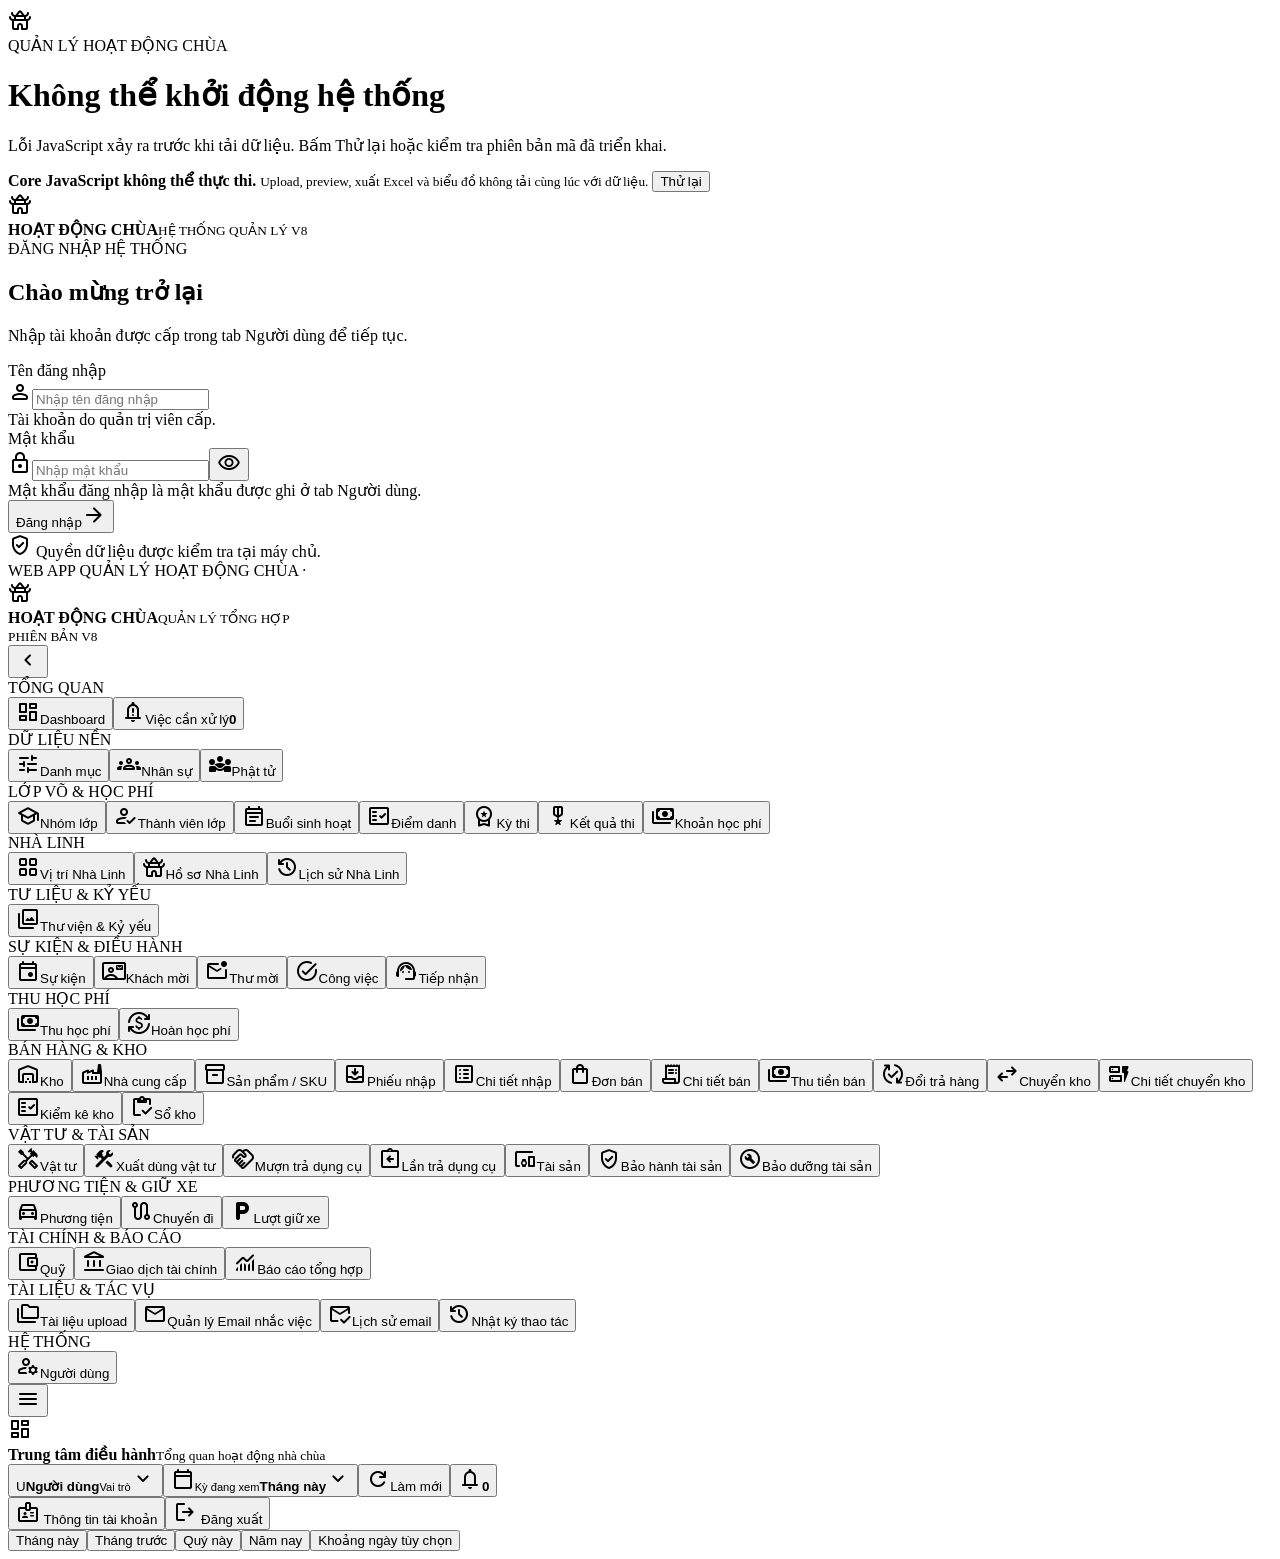
<file: Index.html>
<!DOCTYPE html>
<html lang="vi">
<head>
  <base target="_top">
  <meta charset="UTF-8">
  <meta name="viewport" content="width=device-width, initial-scale=1.0, maximum-scale=1">
  <meta name="theme-color" content="#6f1718">
  <meta name="color-scheme" content="light">
  <meta name="app-build" content="<?= appVersion ?>">
  <link rel="icon" type="image/png" href="https://taitemp.shop/wp-content/uploads/2026/10/Bieu-tuong-chua-vang-va-hoa-sen.png">
  <link rel="shortcut icon" type="image/png" href="https://taitemp.shop/wp-content/uploads/2026/10/Bieu-tuong-chua-vang-va-hoa-sen.png">
  <link rel="apple-touch-icon" href="https://taitemp.shop/wp-content/uploads/2026/10/Bieu-tuong-chua-vang-va-hoa-sen.png">
  <link rel="preconnect" href="https://fonts.googleapis.com">
  <link rel="preconnect" href="https://fonts.gstatic.com" crossorigin>
  <link href="https://fonts.googleapis.com/css2?family=Roboto:wght@400;500;600;700;800&family=Material+Symbols+Rounded:opsz,wght,FILL,GRAD@20..48,400,0,0" rel="stylesheet">
  <?!= include('Stylesheet'); ?>
</head>
<body>
  <div id="loading-screen" class="loading-screen" aria-live="polite">
    <div class="loading-center">
      <div class="loading-logo"><span class="material-symbols-rounded">temple_buddhist</span></div>
      <div class="loading-eyebrow">QUẢN LÝ HOẠT ĐỘNG CHÙA</div>
      <h1 id="loading-heading">Đang chuẩn bị dữ liệu</h1>
      <p id="loading-description">Đang tải dữ liệu nghiệp vụ từ Google Sheet...</p>
      <div class="loading-progress"><span></span></div>
      <strong id="loading-status">Đang khởi tạo</strong>
      <small>Upload, preview, xuất Excel và biểu đồ không tải cùng lúc với dữ liệu.</small>
      <button id="loading-retry" class="loading-retry hidden" type="button" data-action="retry-startup">Thử lại</button>
    </div>
  </div>
  <section id="login-view" class="login-view hidden" aria-label="Đăng nhập Web App">
    <form id="login-form" class="login-card" autocomplete="on">
      <div class="login-brand"><div class="login-brand-mark"><span class="material-symbols-rounded">temple_buddhist</span></div>
        <div><strong>HOẠT ĐỘNG CHÙA</strong><small>HỆ THỐNG QUẢN LÝ V8</small></div></div>
      <div class="login-eyebrow">ĐĂNG NHẬP HỆ THỐNG</div>
      <h1>Chào mừng trở lại</h1><p>Nhập tài khoản được cấp trong tab Người dùng để tiếp tục.</p>
      <label class="field-label" for="login-username">Tên đăng nhập</label>
      <div class="input-with-icon"><span class="material-symbols-rounded">person</span><input id="login-username" name="username" required autocomplete="username" placeholder="Nhập tên đăng nhập"></div>
      <div class="field-hint">Tài khoản do quản trị viên cấp.</div>
      <label class="field-label" for="login-password">Mật khẩu</label>
      <div class="input-with-icon"><span class="material-symbols-rounded">lock</span><input id="login-password" name="password" type="password" required autocomplete="current-password" placeholder="Nhập mật khẩu"><button id="toggle-password" type="button" class="input-icon-btn" aria-label="Hiện hoặc ẩn mật khẩu"><span class="material-symbols-rounded">visibility</span></button></div>
      <div class="field-hint">Mật khẩu đăng nhập là mật khẩu được ghi ở tab Người dùng.</div>
      <div id="login-error" class="login-error hidden" role="alert"></div>
      <button id="login-submit" class="primary-login-btn" type="submit"><span>Đăng nhập</span><span class="material-symbols-rounded">arrow_forward</span></button>
      <div class="login-secure-note"><span class="material-symbols-rounded">verified_user</span> Quyền dữ liệu được kiểm tra tại máy chủ.</div>
      <div class="login-support">WEB APP QUẢN LÝ HOẠT ĐỘNG CHÙA · <?= appVersion ?></div>
    </form>
  </section>
  <div id="app-container" class="app-container hidden">
    <aside id="sidebar" class="sidebar">
      <div class="brand"><div class="brand-mark"><span class="material-symbols-rounded">temple_buddhist</span></div><div class="brand-copy"><strong>HOẠT ĐỘNG CHÙA</strong><small>QUẢN LÝ TỔNG HỢP<br>PHIÊN BẢN V8</small></div></div>
      <button id="collapse-sidebar" class="sidebar-collapse" type="button" title="Thu gọn menu"><span class="material-symbols-rounded">chevron_left</span></button>
      <nav class="sidebar-nav" aria-label="Menu chính">
        <div class="nav-group"><div class="nav-group-title">TỔNG QUAN</div><button class="nav-item active" data-page="dashboard"><span class="material-symbols-rounded">dashboard</span><span>Dashboard</span></button><button class="nav-item" data-page="action-center"><span class="material-symbols-rounded">notification_important</span><span>Việc cần xử lý</span><b id="nav-action-count" class="nav-count">0</b></button></div>
        <div class="nav-group"><div class="nav-group-title">DỮ LIỆU NỀN</div><button class="nav-item" data-page="categories"><span class="material-symbols-rounded">tune</span><span>Danh mục</span></button><button class="nav-item" data-page="employees"><span class="material-symbols-rounded">groups</span><span>Nhân sự</span></button><button class="nav-item" data-page="people"><span class="material-symbols-rounded">diversity_3</span><span>Phật tử</span></button></div>
        <div class="nav-group"><div class="nav-group-title">LỚP VÕ & HỌC PHÍ</div><button class="nav-item" data-page="classes"><span class="material-symbols-rounded">school</span><span>Nhóm lớp</span></button><button class="nav-item" data-page="memberships"><span class="material-symbols-rounded">how_to_reg</span><span>Thành viên lớp</span></button><button class="nav-item" data-page="sessions"><span class="material-symbols-rounded">event_note</span><span>Buổi sinh hoạt</span></button><button class="nav-item" data-page="attendance"><span class="material-symbols-rounded">fact_check</span><span>Điểm danh</span></button><button class="nav-item" data-page="exams"><span class="material-symbols-rounded">workspace_premium</span><span>Kỳ thi</span></button><button class="nav-item" data-page="results"><span class="material-symbols-rounded">military_tech</span><span>Kết quả thi</span></button><button class="nav-item" data-page="fees"><span class="material-symbols-rounded">payments</span><span>Khoản học phí</span></button></div>
        <div class="nav-group"><div class="nav-group-title">NHÀ LINH</div><button class="nav-item" data-page="slots"><span class="material-symbols-rounded">grid_view</span><span>Vị trí Nhà Linh</span></button><button class="nav-item" data-page="memorials"><span class="material-symbols-rounded">temple_buddhist</span><span>Hồ sơ Nhà Linh</span></button><button class="nav-item" data-page="memorialHistory"><span class="material-symbols-rounded">history</span><span>Lịch sử Nhà Linh</span></button></div>
        <div class="nav-group"><div class="nav-group-title">TƯ LIỆU & KỶ YẾU</div><button class="nav-item" data-page="gallery"><span class="material-symbols-rounded">collections</span><span>Thư viện & Kỷ yếu</span></button></div>
        <div class="nav-group"><div class="nav-group-title">SỰ KIỆN & ĐIỀU HÀNH</div><button class="nav-item" data-page="events"><span class="material-symbols-rounded">event</span><span>Sự kiện</span></button><button class="nav-item" data-page="guests"><span class="material-symbols-rounded">contact_mail</span><span>Khách mời</span></button><button class="nav-item" data-page="invitations"><span class="material-symbols-rounded">mark_email_unread</span><span>Thư mời</span></button><button class="nav-item" data-page="tasks"><span class="material-symbols-rounded">task_alt</span><span>Công việc</span></button><button class="nav-item" data-page="intakes"><span class="material-symbols-rounded">support_agent</span><span>Tiếp nhận</span></button></div>
        <div class="nav-group"><div class="nav-group-title">THU HỌC PHÍ</div><button class="nav-item" data-page="feeReceipts"><span class="material-symbols-rounded">payments</span><span>Thu học phí</span></button><button class="nav-item" data-page="feeRefunds"><span class="material-symbols-rounded">currency_exchange</span><span>Hoàn học phí</span></button></div>
<div class="nav-group"><div class="nav-group-title">BÁN HÀNG &amp; KHO</div><button class="nav-item" data-page="stores"><span class="material-symbols-rounded">warehouse</span><span>Kho</span></button><button class="nav-item" data-page="vendors"><span class="material-symbols-rounded">factory</span><span>Nhà cung cấp</span></button><button class="nav-item" data-page="products"><span class="material-symbols-rounded">inventory_2</span><span>Sản phẩm / SKU</span></button><button class="nav-item" data-page="purchases"><span class="material-symbols-rounded">move_to_inbox</span><span>Phiếu nhập</span></button><button class="nav-item" data-page="purchaseItems"><span class="material-symbols-rounded">list_alt</span><span>Chi tiết nhập</span></button><button class="nav-item" data-page="orders"><span class="material-symbols-rounded">shopping_bag</span><span>Đơn bán</span></button><button class="nav-item" data-page="orderItems"><span class="material-symbols-rounded">receipt_long</span><span>Chi tiết bán</span></button><button class="nav-item" data-page="orderReceipts"><span class="material-symbols-rounded">payments</span><span>Thu tiền bán</span></button><button class="nav-item" data-page="returns"><span class="material-symbols-rounded">published_with_changes</span><span>Đổi trả hàng</span></button><button class="nav-item" data-page="transfers"><span class="material-symbols-rounded">swap_horiz</span><span>Chuyển kho</span></button><button class="nav-item" data-page="transferItems"><span class="material-symbols-rounded">dynamic_form</span><span>Chi tiết chuyển kho</span></button><button class="nav-item" data-page="stocktakes"><span class="material-symbols-rounded">fact_check</span><span>Kiểm kê kho</span></button><button class="nav-item" data-page="stockLedger"><span class="material-symbols-rounded">inventory</span><span>Sổ kho</span></button></div>
<div class="nav-group"><div class="nav-group-title">VẬT TƯ &amp; TÀI SẢN</div><button class="nav-item" data-page="supplies"><span class="material-symbols-rounded">handyman</span><span>Vật tư</span></button><button class="nav-item" data-page="supplyIssues"><span class="material-symbols-rounded">construction</span><span>Xuất dùng vật tư</span></button><button class="nav-item" data-page="loans"><span class="material-symbols-rounded">handshake</span><span>Mượn trả dụng cụ</span></button><button class="nav-item" data-page="loanReturns"><span class="material-symbols-rounded">assignment_return</span><span>Lần trả dụng cụ</span></button><button class="nav-item" data-page="assets"><span class="material-symbols-rounded">devices_other</span><span>Tài sản</span></button><button class="nav-item" data-page="warranties"><span class="material-symbols-rounded">verified_user</span><span>Bảo hành tài sản</span></button><button class="nav-item" data-page="maintenance"><span class="material-symbols-rounded">build_circle</span><span>Bảo dưỡng tài sản</span></button></div>
<div class="nav-group"><div class="nav-group-title">PHƯƠNG TIỆN &amp; GIỮ XE</div><button class="nav-item" data-page="vehicles"><span class="material-symbols-rounded">directions_car</span><span>Phương tiện</span></button><button class="nav-item" data-page="trips"><span class="material-symbols-rounded">route</span><span>Chuyến đi</span></button><button class="nav-item" data-page="parking"><span class="material-symbols-rounded">local_parking</span><span>Lượt giữ xe</span></button></div>
<div class="nav-group"><div class="nav-group-title">TÀI CHÍNH &amp; BÁO CÁO</div><button class="nav-item" data-page="funds"><span class="material-symbols-rounded">account_balance_wallet</span><span>Quỹ</span></button><button class="nav-item" data-page="finance"><span class="material-symbols-rounded">account_balance</span><span>Giao dịch tài chính</span></button><button class="nav-item" data-page="reports"><span class="material-symbols-rounded">monitoring</span><span>Báo cáo tổng hợp</span></button></div>
<div class="nav-group"><div class="nav-group-title">TÀI LIỆU &amp; TÁC VỤ</div><button class="nav-item" data-page="files"><span class="material-symbols-rounded">folder_copy</span><span>Tài liệu upload</span></button><button class="nav-item" data-page="emailCenter"><span class="material-symbols-rounded">mail</span><span>Quản lý Email nhắc việc</span></button><button class="nav-item" data-page="emails"><span class="material-symbols-rounded">mark_email_read</span><span>Lịch sử email</span></button><button class="nav-item" data-page="audit"><span class="material-symbols-rounded">history</span><span>Nhật ký thao tác</span></button></div>
<div class="nav-group"><div class="nav-group-title">HỆ THỐNG</div><button class="nav-item" data-page="users"><span class="material-symbols-rounded">manage_accounts</span><span>Người dùng</span></button></div>
      </nav>
    </aside>
    <div id="mobile-sidebar-overlay" class="mobile-sidebar-overlay"></div>
    <main class="main-shell">
      <header class="topbar"><div class="topbar-left"><button id="menu-toggle" class="icon-btn mobile-menu-btn" type="button"><span class="material-symbols-rounded">menu</span></button><div class="topbar-section-icon"><span id="topbar-icon" class="material-symbols-rounded">dashboard</span></div><div><strong id="topbar-title">Trung tâm điều hành</strong><small id="topbar-subtitle">Tổng quan hoạt động nhà chùa</small></div></div>
        <div class="topbar-actions"><button id="user-menu-trigger" class="user-menu-trigger" type="button" data-action="user-menu"><span class="avatar" id="top-avatar">U</span><span class="user-copy"><strong id="top-user-name">Người dùng</strong><small id="top-user-role">Vai trò</small></span><span class="material-symbols-rounded">expand_more</span></button><button class="period-control" id="period-trigger" type="button"><span class="material-symbols-rounded">calendar_today</span><span><small>Kỳ đang xem</small><strong id="period-label">Tháng này</strong></span><span class="material-symbols-rounded">expand_more</span></button><button class="top-action" data-action="refresh-data" type="button"><span class="material-symbols-rounded">refresh</span><span>Làm mới</span></button><button class="icon-btn notification-btn" data-action="toggle-notifications" type="button" aria-label="Thông báo"><span class="material-symbols-rounded">notifications</span><b id="notification-count">0</b></button></div>
      </header>
      <section id="page-content" class="page-content"></section>
    </main>
  </div>
  <div id="user-dropdown" class="floating-menu hidden"><button data-action="my-profile" type="button"><span class="material-symbols-rounded">badge</span> Thông tin tài khoản</button><button data-action="logout" type="button"><span class="material-symbols-rounded">logout</span> Đăng xuất</button></div>
  <div id="period-menu" class="floating-menu period-menu hidden"><button data-period="this-month">Tháng này</button><button data-period="last-month">Tháng trước</button><button data-period="this-quarter">Quý này</button><button data-period="this-year">Năm nay</button><button data-action="custom-period">Khoảng ngày tùy chọn</button></div>
  <div id="notification-popover" class="notification-popover hidden"></div>
  <div id="v49-filter-root"></div>
  <div id="modal-root"></div><div id="preview-root"></div><div id="confirm-root"></div><div id="toast-container" class="toast-container" aria-live="polite"></div><div id="tooltip-portal" class="tooltip-portal hidden" role="tooltip"></div>
  <!-- Watchdog ở script riêng, không phụ thuộc vào Wizard hay Apps Script API. -->
  <script>
  (function(){
    window.__CHUA_BOOT_STARTED=false;
    window.__CHUA_BOOT_COMPLETE=false;
    window.__CHUA_FEATURE_READY=false;
    function safeBootError(message){
      var loading=document.getElementById('loading-screen');
      if(!loading||loading.classList.contains('hidden'))return;
      var h=document.getElementById('loading-heading');
      var status=document.getElementById('loading-status');
      var desc=document.getElementById('loading-description');
      var retry=document.getElementById('loading-retry');
      if(h)h.textContent='Không thể khởi động hệ thống';
      if(status)status.textContent=message||'JavaScript chưa khởi động';
      if(desc)desc.textContent='Lỗi JavaScript xảy ra trước khi tải dữ liệu. Bấm Thử lại hoặc kiểm tra phiên bản mã đã triển khai.';
      if(retry)retry.classList.remove('hidden');
    }
    window.addEventListener('error',function(event){
      if(!window.__CHUA_BOOT_STARTED){
        safeBootError((event.message||'Lỗi cú pháp JavaScript').slice(0,250));
      }else if(!window.__CHUA_FEATURE_READY){
        window.__CHUA_FEATURE_ERROR=String(event.message||'Lỗi module Wizard');
      }
    });
    document.addEventListener('DOMContentLoaded',function(){
      var retry=document.getElementById('loading-retry');
      if(retry)retry.addEventListener('click',function(){
        if(!window.__CHUA_BOOT_STARTED)window.location.reload();
      },true);
      setTimeout(function(){
        if(!window.__CHUA_BOOT_STARTED)safeBootError(window.__CHUA_FEATURE_ERROR||'Core JavaScript không thể thực thi.');
      },2500);
    });
  })();
  </script>
  <?!= include('JavaScript'); ?>
</body>
</html>
</file>
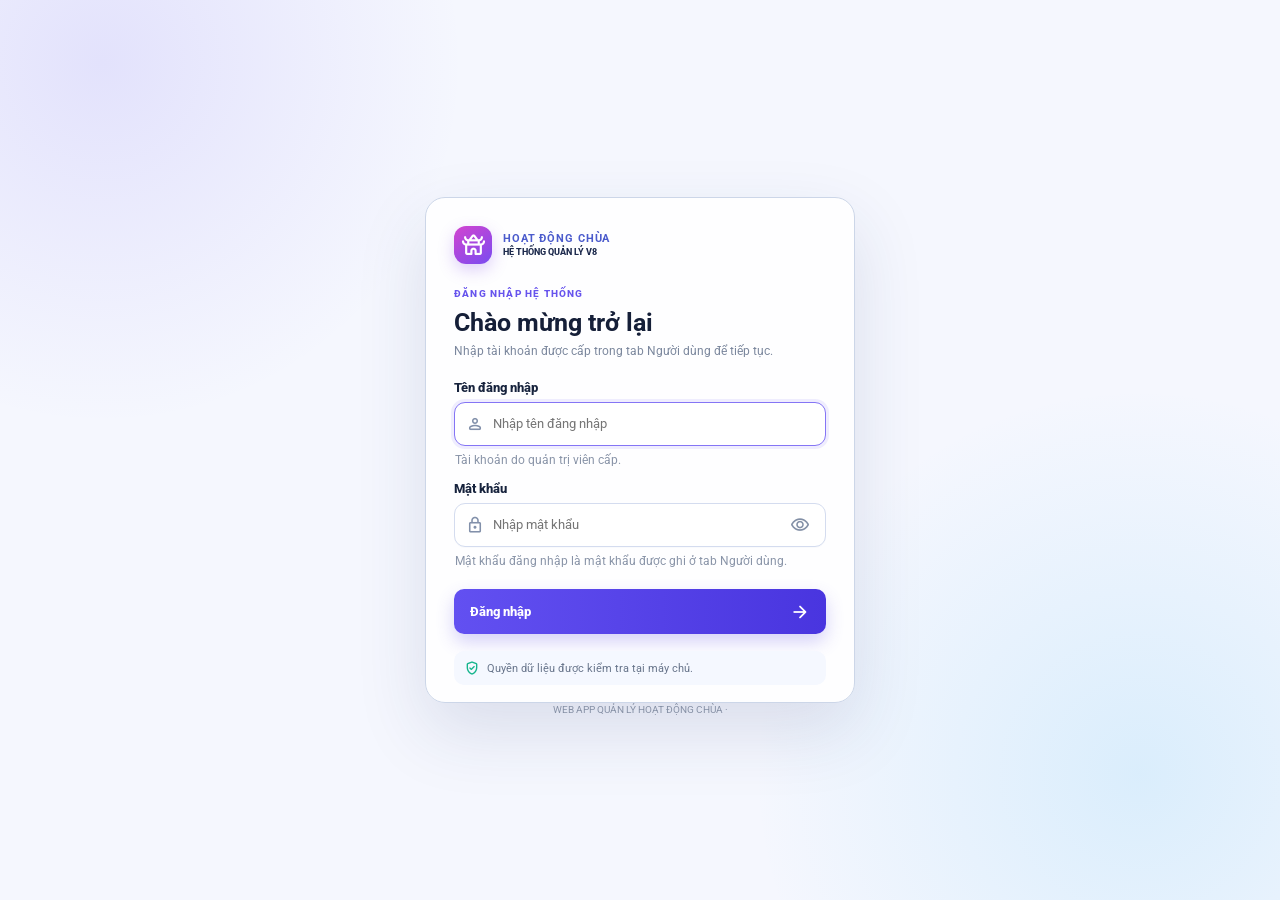
<file: index.html>
<!DOCTYPE html>
<html lang="vi">
<head>
  <base target="_top">
  <meta charset="UTF-8">
  <meta name="viewport" content="width=device-width, initial-scale=1.0, maximum-scale=1">
  <meta name="theme-color" content="#6f1718">
  <meta name="color-scheme" content="light">
  <meta name="app-build" content="<?= appVersion ?>">
  <link rel="icon" type="image/png" href="https://taitemp.shop/wp-content/uploads/2026/10/Bieu-tuong-chua-vang-va-hoa-sen.png">
  <link rel="shortcut icon" type="image/png" href="https://taitemp.shop/wp-content/uploads/2026/10/Bieu-tuong-chua-vang-va-hoa-sen.png">
  <link rel="apple-touch-icon" href="https://taitemp.shop/wp-content/uploads/2026/10/Bieu-tuong-chua-vang-va-hoa-sen.png">
  <link rel="preconnect" href="https://fonts.googleapis.com">
  <link rel="preconnect" href="https://fonts.gstatic.com" crossorigin>
  <link href="https://fonts.googleapis.com/css2?family=Roboto:wght@400;500;600;700;800&family=Material+Symbols+Rounded:opsz,wght,FILL,GRAD@20..48,400,0,0" rel="stylesheet">
  <link rel="stylesheet" href="style.css">
  <meta property="og:image" content="https://bolt.new/static/og_default.png">
  <meta name="twitter:card" content="summary_large_image">
  <meta name="twitter:image" content="https://bolt.new/static/og_default.png">
</head>
<body>
  <div id="loading-screen" class="loading-screen" aria-live="polite">
    <div class="loading-center">
      <div class="loading-logo"><span class="material-symbols-rounded">temple_buddhist</span></div>
      <div class="loading-eyebrow">QUẢN LÝ HOẠT ĐỘNG CHÙA</div>
      <h1 id="loading-heading">Đang chuẩn bị dữ liệu</h1>
      <p id="loading-description">Đang tải dữ liệu nghiệp vụ từ Google Sheet...</p>
      <div class="loading-progress"><span></span></div>
      <strong id="loading-status">Đang khởi tạo</strong>
      <small>Upload, preview, xuất Excel và biểu đồ không tải cùng lúc với dữ liệu.</small>
      <button id="loading-retry" class="loading-retry hidden" type="button" data-action="retry-startup">Thử lại</button>
    </div>
  </div>
  <section id="login-view" class="login-view hidden" aria-label="Đăng nhập Web App">
    <form id="login-form" class="login-card" autocomplete="on">
      <div class="login-brand"><div class="login-brand-mark"><span class="material-symbols-rounded">temple_buddhist</span></div>
        <div><strong>HOẠT ĐỘNG CHÙA</strong><small>HỆ THỐNG QUẢN LÝ V8</small></div></div>
      <div class="login-eyebrow">ĐĂNG NHẬP HỆ THỐNG</div>
      <h1>Chào mừng trở lại</h1><p>Nhập tài khoản được cấp trong tab Người dùng để tiếp tục.</p>
      <label class="field-label" for="login-username">Tên đăng nhập</label>
      <div class="input-with-icon"><span class="material-symbols-rounded">person</span><input id="login-username" name="username" required autocomplete="username" placeholder="Nhập tên đăng nhập"></div>
      <div class="field-hint">Tài khoản do quản trị viên cấp.</div>
      <label class="field-label" for="login-password">Mật khẩu</label>
      <div class="input-with-icon"><span class="material-symbols-rounded">lock</span><input id="login-password" name="password" type="password" required autocomplete="current-password" placeholder="Nhập mật khẩu"><button id="toggle-password" type="button" class="input-icon-btn" aria-label="Hiện hoặc ẩn mật khẩu"><span class="material-symbols-rounded">visibility</span></button></div>
      <div class="field-hint">Mật khẩu đăng nhập là mật khẩu được ghi ở tab Người dùng.</div>
      <div id="login-error" class="login-error hidden" role="alert"></div>
      <button id="login-submit" class="primary-login-btn" type="submit"><span>Đăng nhập</span><span class="material-symbols-rounded">arrow_forward</span></button>
      <div class="login-secure-note"><span class="material-symbols-rounded">verified_user</span> Quyền dữ liệu được kiểm tra tại máy chủ.</div>
      <div class="login-support">WEB APP QUẢN LÝ HOẠT ĐỘNG CHÙA · <?= appVersion ?></div>
    </form>
  </section>
  <div id="app-container" class="app-container hidden">
    <aside id="sidebar" class="sidebar">
      <div class="brand"><div class="brand-mark"><span class="material-symbols-rounded">temple_buddhist</span></div><div class="brand-copy"><strong>HOẠT ĐỘNG CHÙA</strong><small>QUẢN LÝ TỔNG HỢP<br>PHIÊN BẢN V8</small></div></div>
      <button id="collapse-sidebar" class="sidebar-collapse" type="button" title="Thu gọn menu"><span class="material-symbols-rounded">chevron_left</span></button>
      <nav class="sidebar-nav" aria-label="Menu chính">
        <div class="nav-group"><div class="nav-group-title">TỔNG QUAN</div><button class="nav-item active" data-page="dashboard"><span class="material-symbols-rounded">dashboard</span><span>Dashboard</span></button><button class="nav-item" data-page="action-center"><span class="material-symbols-rounded">notification_important</span><span>Việc cần xử lý</span><b id="nav-action-count" class="nav-count">0</b></button></div>
        <div class="nav-group"><div class="nav-group-title">DỮ LIỆU NỀN</div><button class="nav-item" data-page="categories"><span class="material-symbols-rounded">tune</span><span>Danh mục</span></button><button class="nav-item" data-page="employees"><span class="material-symbols-rounded">groups</span><span>Nhân sự</span></button><button class="nav-item" data-page="people"><span class="material-symbols-rounded">diversity_3</span><span>Phật tử</span></button></div>
        <div class="nav-group"><div class="nav-group-title">LỚP VÕ & HỌC PHÍ</div><button class="nav-item" data-page="classes"><span class="material-symbols-rounded">school</span><span>Nhóm lớp</span></button><button class="nav-item" data-page="memberships"><span class="material-symbols-rounded">how_to_reg</span><span>Thành viên lớp</span></button><button class="nav-item" data-page="sessions"><span class="material-symbols-rounded">event_note</span><span>Buổi sinh hoạt</span></button><button class="nav-item" data-page="attendance"><span class="material-symbols-rounded">fact_check</span><span>Điểm danh</span></button><button class="nav-item" data-page="exams"><span class="material-symbols-rounded">workspace_premium</span><span>Kỳ thi</span></button><button class="nav-item" data-page="results"><span class="material-symbols-rounded">military_tech</span><span>Kết quả thi</span></button><button class="nav-item" data-page="fees"><span class="material-symbols-rounded">payments</span><span>Khoản học phí</span></button></div>
        <div class="nav-group"><div class="nav-group-title">NHÀ LINH</div><button class="nav-item" data-page="slots"><span class="material-symbols-rounded">grid_view</span><span>Vị trí Nhà Linh</span></button><button class="nav-item" data-page="memorials"><span class="material-symbols-rounded">temple_buddhist</span><span>Hồ sơ Nhà Linh</span></button><button class="nav-item" data-page="memorialHistory"><span class="material-symbols-rounded">history</span><span>Lịch sử Nhà Linh</span></button></div>
        <div class="nav-group"><div class="nav-group-title">TƯ LIỆU & KỶ YẾU</div><button class="nav-item" data-page="gallery"><span class="material-symbols-rounded">collections</span><span>Thư viện & Kỷ yếu</span></button></div>
        <div class="nav-group"><div class="nav-group-title">SỰ KIỆN & ĐIỀU HÀNH</div><button class="nav-item" data-page="events"><span class="material-symbols-rounded">event</span><span>Sự kiện</span></button><button class="nav-item" data-page="guests"><span class="material-symbols-rounded">contact_mail</span><span>Khách mời</span></button><button class="nav-item" data-page="invitations"><span class="material-symbols-rounded">mark_email_unread</span><span>Thư mời</span></button><button class="nav-item" data-page="tasks"><span class="material-symbols-rounded">task_alt</span><span>Công việc</span></button><button class="nav-item" data-page="intakes"><span class="material-symbols-rounded">support_agent</span><span>Tiếp nhận</span></button></div>
        <div class="nav-group"><div class="nav-group-title">THU HỌC PHÍ</div><button class="nav-item" data-page="feeReceipts"><span class="material-symbols-rounded">payments</span><span>Thu học phí</span></button><button class="nav-item" data-page="feeRefunds"><span class="material-symbols-rounded">currency_exchange</span><span>Hoàn học phí</span></button></div>
<div class="nav-group"><div class="nav-group-title">BÁN HÀNG &amp; KHO</div><button class="nav-item" data-page="stores"><span class="material-symbols-rounded">warehouse</span><span>Kho</span></button><button class="nav-item" data-page="vendors"><span class="material-symbols-rounded">factory</span><span>Nhà cung cấp</span></button><button class="nav-item" data-page="products"><span class="material-symbols-rounded">inventory_2</span><span>Sản phẩm / SKU</span></button><button class="nav-item" data-page="purchases"><span class="material-symbols-rounded">move_to_inbox</span><span>Phiếu nhập</span></button><button class="nav-item" data-page="purchaseItems"><span class="material-symbols-rounded">list_alt</span><span>Chi tiết nhập</span></button><button class="nav-item" data-page="orders"><span class="material-symbols-rounded">shopping_bag</span><span>Đơn bán</span></button><button class="nav-item" data-page="orderItems"><span class="material-symbols-rounded">receipt_long</span><span>Chi tiết bán</span></button><button class="nav-item" data-page="orderReceipts"><span class="material-symbols-rounded">payments</span><span>Thu tiền bán</span></button><button class="nav-item" data-page="returns"><span class="material-symbols-rounded">published_with_changes</span><span>Đổi trả hàng</span></button><button class="nav-item" data-page="transfers"><span class="material-symbols-rounded">swap_horiz</span><span>Chuyển kho</span></button><button class="nav-item" data-page="transferItems"><span class="material-symbols-rounded">dynamic_form</span><span>Chi tiết chuyển kho</span></button><button class="nav-item" data-page="stocktakes"><span class="material-symbols-rounded">fact_check</span><span>Kiểm kê kho</span></button><button class="nav-item" data-page="stockLedger"><span class="material-symbols-rounded">inventory</span><span>Sổ kho</span></button></div>
<div class="nav-group"><div class="nav-group-title">VẬT TƯ &amp; TÀI SẢN</div><button class="nav-item" data-page="supplies"><span class="material-symbols-rounded">handyman</span><span>Vật tư</span></button><button class="nav-item" data-page="supplyIssues"><span class="material-symbols-rounded">construction</span><span>Xuất dùng vật tư</span></button><button class="nav-item" data-page="loans"><span class="material-symbols-rounded">handshake</span><span>Mượn trả dụng cụ</span></button><button class="nav-item" data-page="loanReturns"><span class="material-symbols-rounded">assignment_return</span><span>Lần trả dụng cụ</span></button><button class="nav-item" data-page="assets"><span class="material-symbols-rounded">devices_other</span><span>Tài sản</span></button><button class="nav-item" data-page="warranties"><span class="material-symbols-rounded">verified_user</span><span>Bảo hành tài sản</span></button><button class="nav-item" data-page="maintenance"><span class="material-symbols-rounded">build_circle</span><span>Bảo dưỡng tài sản</span></button></div>
<div class="nav-group"><div class="nav-group-title">PHƯƠNG TIỆN &amp; GIỮ XE</div><button class="nav-item" data-page="vehicles"><span class="material-symbols-rounded">directions_car</span><span>Phương tiện</span></button><button class="nav-item" data-page="trips"><span class="material-symbols-rounded">route</span><span>Chuyến đi</span></button><button class="nav-item" data-page="parking"><span class="material-symbols-rounded">local_parking</span><span>Lượt giữ xe</span></button></div>
<div class="nav-group"><div class="nav-group-title">TÀI CHÍNH &amp; BÁO CÁO</div><button class="nav-item" data-page="funds"><span class="material-symbols-rounded">account_balance_wallet</span><span>Quỹ</span></button><button class="nav-item" data-page="finance"><span class="material-symbols-rounded">account_balance</span><span>Giao dịch tài chính</span></button><button class="nav-item" data-page="reports"><span class="material-symbols-rounded">monitoring</span><span>Báo cáo tổng hợp</span></button></div>
<div class="nav-group"><div class="nav-group-title">TÀI LIỆU &amp; TÁC VỤ</div><button class="nav-item" data-page="files"><span class="material-symbols-rounded">folder_copy</span><span>Tài liệu upload</span></button><button class="nav-item" data-page="emailCenter"><span class="material-symbols-rounded">mail</span><span>Quản lý Email nhắc việc</span></button><button class="nav-item" data-page="emails"><span class="material-symbols-rounded">mark_email_read</span><span>Lịch sử email</span></button><button class="nav-item" data-page="audit"><span class="material-symbols-rounded">history</span><span>Nhật ký thao tác</span></button></div>
<div class="nav-group"><div class="nav-group-title">HỆ THỐNG</div><button class="nav-item" data-page="users"><span class="material-symbols-rounded">manage_accounts</span><span>Người dùng</span></button></div>
      </nav>
    </aside>
    <div id="mobile-sidebar-overlay" class="mobile-sidebar-overlay"></div>
    <main class="main-shell">
      <header class="topbar"><div class="topbar-left"><button id="menu-toggle" class="icon-btn mobile-menu-btn" type="button"><span class="material-symbols-rounded">menu</span></button><div class="topbar-section-icon"><span id="topbar-icon" class="material-symbols-rounded">dashboard</span></div><div><strong id="topbar-title">Trung tâm điều hành</strong><small id="topbar-subtitle">Tổng quan hoạt động nhà chùa</small></div></div>
        <div class="topbar-actions"><button id="user-menu-trigger" class="user-menu-trigger" type="button" data-action="user-menu"><span class="avatar" id="top-avatar">U</span><span class="user-copy"><strong id="top-user-name">Người dùng</strong><small id="top-user-role">Vai trò</small></span><span class="material-symbols-rounded">expand_more</span></button><button class="period-control" id="period-trigger" type="button"><span class="material-symbols-rounded">calendar_today</span><span><small>Kỳ đang xem</small><strong id="period-label">Tháng này</strong></span><span class="material-symbols-rounded">expand_more</span></button><button class="top-action" data-action="refresh-data" type="button"><span class="material-symbols-rounded">refresh</span><span>Làm mới</span></button><button class="icon-btn notification-btn" data-action="toggle-notifications" type="button" aria-label="Thông báo"><span class="material-symbols-rounded">notifications</span><b id="notification-count">0</b></button></div>
      </header>
      <section id="page-content" class="page-content"></section>
    </main>
  </div>
  <div id="user-dropdown" class="floating-menu hidden"><button data-action="my-profile" type="button"><span class="material-symbols-rounded">badge</span> Thông tin tài khoản</button><button data-action="logout" type="button"><span class="material-symbols-rounded">logout</span> Đăng xuất</button></div>
  <div id="period-menu" class="floating-menu period-menu hidden"><button data-period="this-month">Tháng này</button><button data-period="last-month">Tháng trước</button><button data-period="this-quarter">Quý này</button><button data-period="this-year">Năm nay</button><button data-action="custom-period">Khoảng ngày tùy chọn</button></div>
  <div id="notification-popover" class="notification-popover hidden"></div>
  <div id="v49-filter-root"></div>
  <div id="modal-root"></div><div id="preview-root"></div><div id="confirm-root"></div><div id="toast-container" class="toast-container" aria-live="polite"></div><div id="tooltip-portal" class="tooltip-portal hidden" role="tooltip"></div>
  <!-- Watchdog ở script riêng, không phụ thuộc vào Wizard hay Apps Script API. -->
  <script>
  (function(){
    window.__CHUA_BOOT_STARTED=false;
    window.__CHUA_BOOT_COMPLETE=false;
    window.__CHUA_FEATURE_READY=false;
    function safeBootError(message){
      var loading=document.getElementById('loading-screen');
      if(!loading||loading.classList.contains('hidden'))return;
      var h=document.getElementById('loading-heading');
      var status=document.getElementById('loading-status');
      var desc=document.getElementById('loading-description');
      var retry=document.getElementById('loading-retry');
      if(h)h.textContent='Không thể khởi động hệ thống';
      if(status)status.textContent=message||'JavaScript chưa khởi động';
      if(desc)desc.textContent='Lỗi JavaScript xảy ra trước khi tải dữ liệu. Bấm Thử lại hoặc kiểm tra phiên bản mã đã triển khai.';
      if(retry)retry.classList.remove('hidden');
    }
    window.addEventListener('error',function(event){
      if(!window.__CHUA_BOOT_STARTED){
        safeBootError((event.message||'Lỗi cú pháp JavaScript').slice(0,250));
      }else if(!window.__CHUA_FEATURE_READY){
        window.__CHUA_FEATURE_ERROR=String(event.message||'Lỗi module Wizard');
      }
    });
    document.addEventListener('DOMContentLoaded',function(){
      var retry=document.getElementById('loading-retry');
      if(retry)retry.addEventListener('click',function(){
        if(!window.__CHUA_BOOT_STARTED)window.location.reload();
      },true);
      setTimeout(function(){
        if(!window.__CHUA_BOOT_STARTED)safeBootError(window.__CHUA_FEATURE_ERROR||'Core JavaScript không thể thực thi.');
      },2500);
    });
  })();
  </script>
  <script src="script.js"></script>
</body>
</html>
</file>
<file: style.css>
:root{
  --sidebar-w:260px;--sidebar-collapsed:82px;--bg:#f4f7fc;--surface:#fff;--surface-2:#f8faff;--line:#dfe6f2;
  --text:#17233d;--muted:#66738f;--muted-2:#8c98ae;--primary:#5a48ee;--primary-2:#3d31d4;--blue:#2274f3;
  --cyan:#2aa6f3;--green:#20b981;--orange:#f7a928;--red:#f04456;--violet:#8757f7;--navy:#243a8f;
  --sidebar-a:#5926db;--sidebar-b:#2736c3;--sidebar-c:#1857b8;--shadow:0 10px 32px rgba(38,54,110,.09);
  --shadow-lg:0 22px 60px rgba(38,54,110,.18);--radius:16px;--radius-sm:11px;--input-h:42px;--topbar-h:72px;
  --z-sidebar:80;--z-menu:450;--z-modal:1000;--z-preview:1200;--z-toast:1500;--z-tooltip:1700;
}

*{box-sizing:border-box}html,body{margin:0;min-height:100%;font-family:Roboto,Arial,sans-serif;font-size:13px;color:var(--text);background:var(--bg)}
body{overflow-x:hidden}button,input,textarea{font:inherit}button{cursor:pointer}button:disabled{cursor:not-allowed;opacity:.55}.hidden{display:none!important}
.material-symbols-rounded{font-family:'Material Symbols Rounded'!important;font-size:20px;line-height:1;font-variation-settings:'FILL' 0,'wght' 430,'GRAD' 0,'opsz' 24}

/* Loading */
.loading-screen{position:fixed;inset:0;z-index:3000;display:grid;place-items:center;color:#fff;overflow:hidden;background:linear-gradient(125deg,#3926b9 0%,#253bc2 52%,#238fca 100%)}
.loading-screen:before{content:"";position:absolute;inset:0;background:radial-gradient(circle at 10% 8%,rgba(255,255,255,.15),transparent 25%),radial-gradient(circle at 92% 95%,rgba(73,235,242,.17),transparent 25%),linear-gradient(90deg,rgba(255,255,255,.02) 1px,transparent 1px),linear-gradient(rgba(255,255,255,.02) 1px,transparent 1px);background-size:auto,auto,180px 180px,180px 180px}
.loading-orbit{position:absolute;border:5px solid rgba(255,255,255,.035);border-radius:50%}.orbit-a{width:350px;height:350px;left:-140px;top:-130px;box-shadow:0 0 0 45px rgba(255,255,255,.02)}.orbit-b{width:300px;height:300px;right:-110px;bottom:-130px;box-shadow:0 0 0 35px rgba(255,255,255,.018)}
.loading-center{position:relative;text-align:center;width:min(520px,88vw);animation:fadeUp .45s ease}.loading-logo{margin:0 auto 18px;width:64px;height:64px;border-radius:22px;display:grid;place-items:center;background:rgba(255,255,255,.09);border:1px solid rgba(255,255,255,.15);box-shadow:inset 0 0 0 9px rgba(255,255,255,.025)}.loading-logo span{font-size:35px;color:#fff}.loading-eyebrow{font-size:10px;font-weight:800;letter-spacing:.14em;opacity:.84}.loading-center h1{font-size:34px;line-height:1.08;margin:14px 0 10px;font-weight:800}.loading-center p{font-size:13px;margin:0 auto 28px;max-width:470px;opacity:.78}.loading-progress{height:4px;border-radius:99px;background:rgba(255,255,255,.18);overflow:hidden;width:330px;max-width:78vw;margin:0 auto 13px}.loading-progress span{display:block;width:38%;height:100%;background:#fff;border-radius:99px;animation:loadingBar 1.5s ease-in-out infinite}.loading-center strong{display:block;font-size:12px}.loading-center small{display:block;font-size:11px;opacity:.72;margin-top:7px}.loading-retry{margin-top:18px;border:1px solid rgba(255,255,255,.35);background:rgba(255,255,255,.1);color:#fff;border-radius:10px;padding:9px 18px;font-weight:700}
@keyframes loadingBar{0%{transform:translateX(-110%)}55%{transform:translateX(160%)}100%{transform:translateX(260%)}}@keyframes fadeUp{from{opacity:0;transform:translateY(15px)}to{opacity:1;transform:none}}

/* Login */
.login-view{min-height:100vh;display:grid;place-items:center;position:relative;overflow:hidden;background:#f5f7fe}.login-view:before{content:"";position:absolute;inset:0;background:radial-gradient(circle at 8% 7%,rgba(95,74,239,.12),transparent 25%),radial-gradient(circle at 89% 86%,rgba(55,179,241,.14),transparent 28%)}
.login-blob{position:absolute;border-radius:50%;filter:blur(2px);opacity:.3}.login-blob-a{width:420px;height:420px;background:#dcd6ff;left:-190px;top:-180px}.login-blob-b{width:430px;height:430px;background:#c8efff;right:-190px;bottom:-200px}
.login-card{position:relative;width:430px;max-width:calc(100vw - 32px);background:rgba(255,255,255,.94);border:1px solid #ccd6e8;border-radius:20px;box-shadow:0 28px 70px rgba(39,52,105,.13);padding:28px 28px 24px}.login-brand{display:flex;gap:11px;align-items:center;margin-bottom:24px}.login-brand-mark{width:38px;height:38px;border-radius:12px;background:linear-gradient(145deg,#d344d0,#794cf0);color:white;display:grid;place-items:center;box-shadow:0 6px 16px rgba(128,71,231,.25)}.login-brand-mark span{font-size:25px}.login-brand strong{display:block;font-size:11px;letter-spacing:.08em;color:#4b5bcc}.login-brand small{display:block;font-size:9px;font-weight:800;color:#1d2a4d;margin-top:2px}.login-eyebrow{font-size:10px;color:#6754ed;font-weight:800;letter-spacing:.12em}.login-card h1{font-size:25px;margin:9px 0 5px;color:#151f38}.login-card>p{margin:0 0 20px;color:#7b879d;font-size:12px;line-height:1.5}.field-label{display:flex;align-items:center;gap:5px;font-size:13px;font-weight:800;color:var(--text);margin:12px 0 7px}.input-with-icon{height:44px;border:1px solid #d4dcef;background:#fff;border-radius:11px;display:flex;align-items:center;padding:0 11px;transition:.2s;box-shadow:0 1px 0 rgba(32,49,95,.02)}.input-with-icon:focus-within{border-color:#8575f5;box-shadow:0 0 0 3px rgba(90,72,238,.09)}.input-with-icon>span{color:#8290aa;font-size:18px}.input-with-icon input{border:0;outline:0;flex:1;min-width:0;background:transparent;padding:0 9px;color:#1d2944}.input-icon-btn{border:0;background:transparent;color:#8390a6;padding:4px;display:grid;place-items:center}.field-hint{font-size:11.5px;color:#8994a8;margin:6px 1px 10px;line-height:1.45}.primary-login-btn{width:100%;height:45px;border:0;border-radius:10px;background:linear-gradient(90deg,#6250f1,#4935df);color:#fff;display:flex;align-items:center;justify-content:space-between;padding:0 16px;font-weight:800;margin-top:20px;box-shadow:0 8px 18px rgba(78,59,224,.23)}.primary-login-btn:hover{filter:brightness(1.03);transform:translateY(-1px)}.primary-login-btn:active{transform:translateY(1px)}.login-secure-note{display:flex;align-items:center;gap:7px;margin-top:17px;padding:9px 10px;border-radius:10px;background:#f5f8ff;color:#68758b;font-size:10.5px}.login-secure-note span{font-size:16px;color:#16b58c}.login-support{text-align:center;color:#8791a6;font-size:10px;margin:19px -8px -37px}.login-error{padding:9px 11px;margin-top:8px;border-radius:9px;color:#b42318;background:#fff0f0;border:1px solid #ffd0d0;font-size:12px}

/* Layout */
.app-container{min-height:100vh;background:var(--bg)}.sidebar{position:fixed;left:0;top:0;bottom:0;width:var(--sidebar-w);z-index:var(--z-sidebar);display:flex;flex-direction:column;background:linear-gradient(180deg,var(--sidebar-a),var(--sidebar-b) 46%,var(--sidebar-c));color:#fff;box-shadow:8px 0 25px rgba(26,41,114,.12);transition:width .24s ease,transform .24s ease}.brand{height:78px;display:flex;align-items:center;gap:11px;padding:0 18px;border-bottom:1px solid rgba(255,255,255,.08)}.brand-mark{width:39px;height:39px;border-radius:12px;background:rgba(255,255,255,.19);display:grid;place-items:center;box-shadow:inset 0 1px 0 rgba(255,255,255,.25),0 8px 22px rgba(0,0,0,.11)}.brand-mark span{font-size:26px}.brand-copy strong{font-size:17px;font-weight:700;display:block;line-height:1}.brand-copy small{display:block;font-size:10px;line-height:1.35;font-weight:700;margin-top:5px;opacity:.86}.sidebar-collapse{position:absolute;right:-14px;top:29px;width:30px;height:30px;border:1px solid #e1e6f4;border-radius:50%;background:#fff;color:#6251e9;display:grid;place-items:center;box-shadow:0 6px 14px rgba(34,47,98,.12)}.sidebar-nav{padding:15px 9px 24px;overflow-y:auto;scrollbar-width:thin;scrollbar-color:rgba(255,255,255,.22) transparent}.nav-group{margin-bottom:13px}.nav-group-title{font-size:11px;font-weight:400;letter-spacing:.055em;color:rgba(255,255,255,.58);padding:7px 9px}.nav-item{position:relative;width:100%;height:37px;border:0;background:transparent;color:rgba(255,255,255,.86);border-radius:8px;display:flex;align-items:center;gap:10px;text-align:left;padding:0 10px;font-size:14px;font-weight:700;margin:2px 0}.nav-item span.material-symbols-rounded{font-size:18px;flex:0 0 20px}.nav-item:hover{background:rgba(255,255,255,.09);color:white}.nav-item.active{background:linear-gradient(90deg,rgba(126,101,255,.9),rgba(92,83,247,.72));color:#fff;box-shadow:0 4px 12px rgba(21,20,121,.2)}.nav-item.active:before{content:"";position:absolute;left:0;top:8px;bottom:8px;width:3px;border-radius:3px;background:#fff}.nav-count{margin-left:auto;min-width:21px;height:18px;border-radius:20px;padding:0 5px;display:grid;place-items:center;background:#328df7;color:#fff;font-size:10px}.sidebar.collapsed{width:var(--sidebar-collapsed)}.sidebar.collapsed .brand-copy,.sidebar.collapsed .nav-group-title,.sidebar.collapsed .nav-item>span:not(.material-symbols-rounded),.sidebar.collapsed .nav-count{display:none}.sidebar.collapsed .brand{justify-content:center;padding:0}.sidebar.collapsed .nav-item{justify-content:center;padding:0}.sidebar.collapsed .nav-item span.material-symbols-rounded{font-size:21px}.sidebar.collapsed+.mobile-sidebar-overlay+.main-shell{margin-left:var(--sidebar-collapsed)}
.main-shell{margin-left:var(--sidebar-w);min-height:100vh;transition:margin-left .24s ease}.topbar{min-height:var(--topbar-h);background:var(--surface);border-bottom:1px solid var(--line);display:flex;align-items:center;justify-content:space-between;gap:16px;padding:10px 20px 10px 25px}.topbar-left{display:flex;align-items:center;gap:11px;min-width:230px}.topbar-left>div:last-child{display:flex;flex-direction:column}.topbar-left strong{font-size:14px}.topbar-left small{font-size:11px;color:var(--muted);margin-top:2px}.topbar-section-icon{width:35px;height:35px;border:1px solid var(--line);border-radius:9px;display:grid;place-items:center;color:#5b52e8;background:var(--surface-2)}.topbar-actions{display:flex;align-items:center;gap:8px;min-width:0}.period-control{height:43px;min-width:205px;border:1px solid var(--line);background:var(--surface);border-radius:10px;color:var(--text);display:flex;align-items:center;gap:10px;padding:0 11px;text-align:left}.period-control>span:first-child{color:#6959ed}.period-control>span:nth-child(2){display:flex;flex-direction:column;flex:1}.period-control small{font-size:9.5px;color:var(--muted)}.period-control strong{font-size:11.5px;margin-top:2px}.top-action{height:42px;border:1px solid var(--line);border-radius:9px;background:var(--surface);color:#3c4b67;display:flex;align-items:center;gap:7px;padding:0 13px;font-weight:700;font-size:13px}.top-action.primary{background:linear-gradient(90deg,#6553ef,#4b3ce2);border-color:#5344e6;color:#fff;box-shadow:0 5px 12px rgba(81,65,222,.17)}.top-quick-flow{border-color:#cfc8ff;background:#f4f2ff;color:#5142df;box-shadow:0 4px 10px rgba(81,65,222,.08)}.top-quick-flow:hover{border-color:#a89df7;background:#efedff;color:#4436ce}.top-action span.material-symbols-rounded{font-size:18px}.icon-btn{width:40px;height:40px;border:1px solid var(--line);border-radius:9px;background:var(--surface);color:var(--text);display:grid;place-items:center}.icon-btn:hover,.top-action:hover,.period-control:hover{border-color:#c2cbee;background:var(--surface-2)}.notification-btn{position:relative}.notification-btn b{position:absolute;right:-2px;top:-4px;min-width:17px;height:17px;border-radius:50%;display:grid;place-items:center;background:#4c3be3;color:#fff;font-size:9px;border:2px solid var(--surface)}.user-menu-trigger{height:45px;display:flex;align-items:center;gap:9px;border:0;background:transparent;color:var(--text);padding:0 3px 0 5px}.avatar{width:34px;height:34px;border-radius:50%;display:inline-grid;place-items:center;background:linear-gradient(145deg,#7e73fb,#5460ef);color:#fff;font-weight:800;font-size:11px;overflow:hidden;flex:0 0 auto}.avatar img{width:100%;height:100%;object-fit:cover}.avatar,.avatar.avatar-photo,.avatar.avatar-lazy{color:#fff!important}.avatar:not(:has(img)){text-shadow:0 1px 2px rgba(27,32,86,.22)}.user-copy{text-align:left;display:flex;flex-direction:column;min-width:90px}.user-copy strong{font-size:11.5px}.user-copy small{font-size:9.5px;color:var(--muted);margin-top:2px}.mobile-menu-btn{display:none}
.page-content{padding:12px 20px 32px;min-height:calc(100vh - var(--topbar-h))}.page-shell{max-width:1800px;margin:0 auto}.page-head{display:flex;align-items:flex-end;justify-content:space-between;gap:14px;margin:4px 0 14px}.page-head h1{font-size:25px;line-height:1.15;margin:0;font-weight:700}.page-head p{font-size:14px;color:var(--muted);margin:5px 0 0}.page-actions{display:flex;gap:7px;align-items:center;flex-wrap:wrap}

/* common components */
.panel{background:var(--surface);border:1px solid var(--line);border-radius:var(--radius);box-shadow:var(--shadow)}.section-card{padding:16px}.section-title-row{display:flex;align-items:center;justify-content:space-between;gap:12px;margin-bottom:12px}.section-title-row h2,.section-title{margin:0;font-size:17px;font-weight:700}.section-title-row small{color:var(--muted);font-size:11px}.btn{height:38px;border:1px solid var(--line);border-radius:9px;background:var(--surface);color:var(--text);display:inline-flex;align-items:center;justify-content:center;gap:6px;padding:0 12px;font-weight:700;font-size:13px;transition:.18s}.btn:hover{background:var(--surface-2);border-color:#c4cfeb;transform:translateY(-1px)}.btn:active{transform:translateY(1px)}.btn-primary{border-color:#5144e0;background:linear-gradient(90deg,#6452ef,#4b3bdc);color:#fff}.btn-danger{color:#d92d20;border-color:#ffc9c9;background:#fff8f8}.btn-success{color:#087a5b;border-color:#b8ecd9;background:#f3fffb}.btn-sm{height:32px;padding:0 9px;font-size:12px}.btn-icon{width:34px;padding:0}.btn .material-symbols-rounded{font-size:17px}.segmented{display:flex;padding:3px;background:var(--surface-2);border:1px solid var(--line);border-radius:10px}.segmented button{height:30px;border:0;border-radius:7px;background:transparent;color:var(--muted);font-weight:700;padding:0 10px}.segmented button.active{background:var(--surface);color:#5144df;box-shadow:0 2px 7px rgba(44,55,112,.09)}.badge{display:inline-flex;align-items:center;justify-content:center;min-height:22px;border-radius:20px;padding:2px 8px;font-size:12px;font-weight:700;white-space:nowrap}.badge-green{color:#087a5b;background:#e9fbf4;border:1px solid #c4f0df}.badge-blue{color:#175cd3;background:#eff6ff;border:1px solid #d3e5ff}.badge-orange{color:#b54708;background:#fff7e9;border:1px solid #fde4b1}.badge-red{color:#c82535;background:#fff0f2;border:1px solid #ffcdd3}.badge-violet{color:#6941c6;background:#f4f0ff;border:1px solid #dfd5ff}.badge-gray{color:#596780;background:#f3f5f8;border:1px solid #e1e6ed}.badge-dark{color:#344054;background:#eaecf0;border:1px solid #d0d5dd}.dot{width:7px;height:7px;border-radius:50%;background:currentColor;margin-right:5px}.muted{color:var(--muted)}.text-danger{color:var(--red)}.text-success{color:var(--green)}.text-primary{color:var(--primary)}.nowrap{white-space:nowrap}.empty-state{min-height:210px;display:flex;flex-direction:column;align-items:center;justify-content:center;text-align:center;color:var(--muted);padding:28px}.empty-state .material-symbols-rounded{font-size:44px;color:#bbc4d7}.empty-state strong{color:var(--text);font-size:14px;margin:9px 0 4px}.empty-state p{margin:0;max-width:390px;line-height:1.5}

/* dashboard */
.dashboard-tabs{display:flex;align-items:center;gap:4px;padding:7px;border-radius:14px;margin-bottom:12px;overflow:auto}.dashboard-tabs button{height:38px;border:0;background:transparent;border-radius:9px;color:#66738d;padding:0 14px;display:flex;align-items:center;gap:7px;font-weight:700;white-space:nowrap}.dashboard-tabs button.active{background:linear-gradient(90deg,#6050ee,#4939df);color:#fff;box-shadow:0 5px 13px rgba(80,64,222,.19)}.dashboard-tabs span{font-size:17px}.kpi-grid{display:grid;grid-template-columns:repeat(4,minmax(0,1fr));gap:10px;margin-bottom:11px}.kpi-card{position:relative;min-height:106px;padding:15px 16px 12px;overflow:hidden}.kpi-card:after{content:"";position:absolute;right:-22px;top:-22px;width:100px;height:100px;border-radius:50%;background:radial-gradient(circle,rgba(103,80,239,.10),transparent 70%)}.kpi-stripe{position:absolute;left:0;top:15px;bottom:15px;width:3px;border-radius:4px}.kpi-main{display:flex;gap:12px}.kpi-icon{width:44px;height:44px;border-radius:14px;display:grid;place-items:center;box-shadow:inset 0 0 0 4px rgba(255,255,255,.58),0 5px 12px rgba(54,73,130,.08)}.kpi-icon span{font-size:25px;color:#fff}.kpi-icon.blue{background:linear-gradient(145deg,#4ca7ff,#2375ed)}.kpi-icon.green{background:linear-gradient(145deg,#46d9ae,#17ac7d)}.kpi-icon.red{background:linear-gradient(145deg,#ff6476,#ed324d)}.kpi-icon.orange{background:linear-gradient(145deg,#ffc64b,#f49b1b)}.kpi-icon.violet{background:linear-gradient(145deg,#ab76fa,#7249ec)}.kpi-label{font-size:12px;font-weight:800;color:#5e6b83}.kpi-value{font-size:28px;font-weight:700;line-height:1;margin-top:7px;letter-spacing:-.02em}.kpi-trend{font-size:11.5px;margin-top:8px;display:flex;align-items:center;gap:4px}.kpi-index{position:absolute;right:13px;bottom:9px;font-size:9px;font-weight:800;color:#e1e5ed}.dashboard-grid{display:grid;grid-template-columns:1.05fr 1fr .9fr;gap:11px;margin-bottom:11px}.chart-card{padding:14px 16px 15px;min-height:318px}.chart-wrap{position:relative;width:100%;height:245px}.chart-wrap canvas{width:100%!important;height:100%!important}.chart-fallback{height:245px;display:grid;place-items:center;color:var(--muted);background:var(--surface-2);border-radius:10px}.ops-grid{display:grid;grid-template-columns:1.25fr .72fr .88fr;gap:11px;margin-bottom:11px}.ops-card{padding:14px;min-height:315px}.alert-list,.rank-list{display:flex;flex-direction:column}.alert-row{display:grid;grid-template-columns:28px 1fr auto 20px;gap:8px;align-items:center;padding:9px 0;border-bottom:1px solid var(--line)}.alert-row:last-child{border-bottom:0}.alert-icon{width:26px;height:26px;border-radius:8px;display:grid;place-items:center;background:#fff3f4;color:#e33c50}.alert-icon.orange{background:#fff7e7;color:#e89915}.alert-icon.blue{background:#edf5ff;color:#2978e6}.alert-icon span{font-size:16px}.alert-copy strong{display:block;font-size:12px}.alert-copy small{font-size:10px;color:var(--muted)}.alert-count{font-weight:800;color:#dd3047}.rank-row{display:grid;grid-template-columns:22px 34px 1fr 95px auto;align-items:center;gap:8px;padding:9px 0;border-bottom:1px solid var(--line)}.rank-row:last-child{border:0}.rank-number{font-size:10px;width:20px;height:20px;border-radius:50%;display:grid;place-items:center;background:#fff5d7;color:#b47808;font-weight:800}.rank-line{height:3px;border-radius:5px;background:#ecebff;overflow:hidden}.rank-line span{height:100%;display:block;background:#6852ef}.rank-score{font-weight:800;color:#09a779}.mini-table{width:100%;border-collapse:collapse}.mini-table th{font-size:11px;color:#67748d;font-weight:700;text-align:left;padding:7px 6px;border-bottom:1px solid var(--line)}.mini-table td{font-size:11.5px;padding:8px 6px;border-bottom:1px solid var(--line);vertical-align:middle}.mini-table tr:last-child td{border-bottom:0}.task-main strong{display:block;font-size:11.5px}.task-main small{font-size:10px;color:var(--muted)}

/* toolbar and tables */
.module-toolbar{padding:11px;display:flex;align-items:center;gap:8px;justify-content:space-between;margin-bottom:10px}.toolbar-left,.toolbar-right{display:flex;align-items:center;gap:7px;flex-wrap:wrap}.search-box{height:38px;min-width:240px;border:1px solid var(--line);border-radius:9px;background:var(--surface);display:flex;align-items:center;gap:7px;padding:0 10px}.search-box span{font-size:18px;color:var(--muted)}.search-box input{border:0;background:transparent;outline:0;color:var(--text);width:100%;font-size:12.5px}.filter-btn{height:38px;border:1px solid var(--line);border-radius:9px;background:var(--surface);color:var(--text);display:flex;align-items:center;gap:6px;padding:0 10px;font-weight:700}.filter-btn span{font-size:17px}.filter-chip{height:31px;border:1px solid #d7def0;border-radius:20px;background:#f7f9fe;color:#55627b;display:flex;align-items:center;gap:5px;padding:0 9px;font-size:11.5px;font-weight:700}.filter-chip button{border:0;background:transparent;padding:0;display:grid;place-items:center;color:#75829a}.table-panel{overflow:hidden}.data-table-wrap{overflow:auto;max-width:100%}.data-table{width:100%;border-collapse:separate;border-spacing:0;min-width:880px}.data-table th{height:42px;background:var(--surface-2);color:#60708c;font-size:12px;font-weight:700;text-align:left;padding:0 10px;border-bottom:1px solid var(--line);white-space:nowrap}.data-table td{height:52px;padding:7px 10px;border-bottom:1px solid var(--line);font-size:13px;vertical-align:middle;background:var(--surface)}.data-table tbody tr:hover td{background:color-mix(in srgb,var(--surface) 88%,#eef2ff 12%)}.data-table tbody tr:last-child td{border-bottom:0}.data-table .main-cell strong{display:block;font-size:13px;font-weight:700}.data-table .main-cell small{display:block;color:var(--muted);font-size:11px;margin-top:2px}.row-actions{display:flex;align-items:center;gap:4px}.row-action{width:30px;height:30px;border:1px solid var(--line);background:var(--surface);color:#556582;border-radius:8px;display:grid;place-items:center}.row-action:hover{border-color:#b9c5e6;color:#4f46e5;background:#f7f7ff}.row-action.danger:hover{color:#dc3143;border-color:#ffc6cf;background:#fff5f6}.row-action span{font-size:16px}.check{width:16px;height:16px;accent-color:#5c4ce9}.table-footer{min-height:48px;padding:8px 12px;border-top:1px solid var(--line);display:flex;align-items:center;justify-content:space-between;gap:10px;color:var(--muted);font-size:11.5px}.pagination{display:flex;gap:4px}.pagination button{width:31px;height:31px;border:1px solid var(--line);background:var(--surface);color:var(--text);border-radius:7px}.pagination button.active{background:#8b3527;color:#fff;border-color:#8b3527}.bulk-bar{display:flex;align-items:center;gap:8px;padding:9px 11px;margin-bottom:8px;border:1px solid #cfd5fa;border-radius:10px;background:#f7f7ff;color:#4236bd}.bulk-bar strong{margin-right:auto}

/* cards */
.card-grid{display:grid;grid-template-columns:repeat(3,minmax(0,1fr));gap:10px}.entity-card{padding:15px;position:relative;overflow:hidden}.entity-card:hover{border-color:#c9d0ec;box-shadow:0 14px 35px rgba(44,60,123,.12);transform:translateY(-1px)}.entity-card-top{display:flex;justify-content:space-between;align-items:flex-start;gap:9px}.entity-title{display:flex;gap:10px;min-width:0}.entity-icon{width:40px;height:40px;border-radius:12px;background:linear-gradient(145deg,#6b5af0,#4256e4);color:white;display:grid;place-items:center;flex:0 0 auto}.entity-title h3{font-size:14px;margin:1px 0 3px;white-space:nowrap;overflow:hidden;text-overflow:ellipsis}.entity-title p{font-size:11px;color:var(--muted);margin:0}.entity-meta{display:grid;grid-template-columns:1fr 1fr;gap:8px;margin-top:13px;padding-top:11px;border-top:1px solid var(--line)}.entity-meta small{display:block;color:var(--muted);font-size:10px;margin-bottom:3px}.entity-meta strong{font-size:11.5px}.progress{height:7px;border-radius:10px;background:#edf0f6;overflow:hidden}.progress span{display:block;height:100%;border-radius:10px;background:linear-gradient(90deg,#6a57f1,#3982f0)}.entity-footer{display:flex;align-items:center;justify-content:space-between;gap:8px;margin-top:13px}.people-stack{display:flex}.people-stack .avatar{margin-left:-6px;border:2px solid var(--surface);width:28px;height:28px;font-size:9px}.people-stack .avatar:first-child{margin-left:0}

/* tabs */
.subtabs{display:flex;gap:3px;padding:4px;border:1px solid var(--line);border-radius:10px;background:var(--surface-2);width:max-content;max-width:100%;overflow:auto}.subtabs button{height:32px;border:0;border-radius:7px;background:transparent;color:var(--muted);font-weight:700;padding:0 10px;white-space:nowrap}.subtabs button.active{background:var(--surface);color:#5245df;box-shadow:0 2px 8px rgba(41,54,102,.08)}

/* calendar */
.calendar-layout{display:grid;grid-template-columns:minmax(0,1fr) 300px;gap:10px}.calendar-card{padding:13px}.calendar-head{display:flex;align-items:center;justify-content:space-between;margin-bottom:10px}.calendar-head h2{margin:0;font-size:17px}.calendar-week{display:grid;grid-template-columns:repeat(7,1fr);border-top:1px solid var(--line);border-left:1px solid var(--line)}.calendar-week>div{padding:8px;text-align:center;font-size:11px;font-weight:700;color:var(--muted);border-right:1px solid var(--line)}.calendar-grid{display:grid;grid-template-columns:repeat(7,1fr);border-left:1px solid var(--line)}.calendar-day{min-height:112px;padding:7px;border-right:1px solid var(--line);border-top:1px solid var(--line);background:var(--surface);position:relative}.calendar-day.outside{background:var(--surface-2);color:var(--muted-2)}.calendar-day.today{box-shadow:inset 0 0 0 2px rgba(88,73,231,.55)}.calendar-date{font-size:11px;font-weight:700}.calendar-event{margin-top:5px;padding:5px 6px;border-radius:6px;font-size:10px;line-height:1.3;background:#f0f4ff;color:#3553ad;border-left:3px solid #5f65ef;cursor:pointer;overflow:hidden;text-overflow:ellipsis;white-space:nowrap}.calendar-event.overdue{background:#fff0f2;color:#b42335;border-left-color:#ef4055}.calendar-event.done{background:#eafaf4;color:#087859;border-left-color:#20b981}.agenda{padding:14px}.agenda-list{max-height:680px;overflow:auto}.agenda-item{padding:10px 0;border-bottom:1px solid var(--line)}.agenda-item strong{font-size:12px;display:block}.agenda-item small{color:var(--muted);display:block;margin-top:3px}

/* forms / modal */
.modal-overlay{position:fixed;inset:0;z-index:var(--z-modal);display:flex;align-items:center;justify-content:center;padding:20px;background:rgba(11,19,44,.46);backdrop-filter:blur(3px)}.modal{width:min(760px,calc(100vw - 30px));max-height:calc(100vh - 36px);display:flex;flex-direction:column;background:var(--surface);border:1px solid var(--line);border-radius:18px;box-shadow:var(--shadow-lg);overflow:hidden}.modal.wide{width:min(1120px,calc(100vw - 30px))}.modal.xwide{width:min(1380px,calc(100vw - 22px))}.modal.small{width:min(480px,calc(100vw - 30px))}.modal-head{min-height:66px;display:flex;align-items:center;justify-content:space-between;gap:12px;padding:12px 17px;border-bottom:1px solid var(--line);background:var(--surface)}.modal-head h2{font-size:20px;margin:0}.modal-head p{font-size:11.5px;color:var(--muted);margin:3px 0 0}.modal-close{width:34px;height:34px;border:1px solid var(--line);border-radius:9px;background:var(--surface-2);color:var(--text);display:grid;place-items:center}.modal-body{padding:15px 17px;overflow:auto}.modal-footer{padding:11px 16px;border-top:1px solid var(--line);display:flex;justify-content:flex-end;gap:7px;background:var(--surface)}.form-grid{display:grid;grid-template-columns:repeat(2,minmax(0,1fr));gap:12px 14px}.form-grid.cols-3{grid-template-columns:repeat(3,minmax(0,1fr))}.form-field.full{grid-column:1/-1}.form-field label{display:flex;align-items:center;gap:5px;font-size:13px;font-weight:800;margin-bottom:6px}.required{color:#e04455}.form-field input,.form-field textarea,.form-field .fake-select{width:100%;border:1px solid var(--line);background:var(--surface);color:var(--text);border-radius:9px;outline:0;font-size:13px}.form-field input{height:var(--input-h);padding:0 10px}.form-field textarea{min-height:82px;resize:vertical;padding:9px 10px;line-height:1.45}.form-field input:focus,.form-field textarea:focus{border-color:#8172ef;box-shadow:0 0 0 3px rgba(90,72,238,.08)}.form-field input[readonly]{background:var(--surface-2);color:var(--muted)}.field-help{font-size:12px;color:var(--muted);margin-top:5px;line-height:1.4}.info-icon{border:0;background:transparent;color:#8492ad;padding:0;display:grid;place-items:center}.info-icon span{font-size:15px}.form-section{padding:12px;border:1px solid var(--line);border-radius:12px;background:var(--surface-2);margin-bottom:12px}.form-section-title{font-size:13px;font-weight:800;margin-bottom:10px;display:flex;align-items:center;gap:6px}.form-section-title span{font-size:17px;color:#5e52e7}

/* custom combobox */
.combo{position:relative;min-width:0}.combo-control{appearance:none;width:100%;min-width:0;min-height:var(--input-h);border:1px solid #cfae7f;background:#fffcf7;color:var(--text);border-radius:9px;display:flex;align-items:center;gap:7px;padding:0 11px;transition:border-color .15s,box-shadow .15s;text-align:left}.combo.open .combo-control,.combo-control:focus-within{border-color:#8172ef;box-shadow:0 0 0 3px rgba(90,72,238,.08)}.combo-control input{height:38px!important;border:0!important;box-shadow:none!important;padding:0 5px!important;min-width:0;flex:1}.combo-arrow{border:0;background:transparent;color:var(--muted);display:grid;place-items:center;padding:3px}.combo-arrow span{font-size:18px}.combo-menu{position:fixed;z-index:var(--z-menu);min-width:220px;max-height:260px;overflow:auto;border:1px solid #d1d9eb;background:var(--surface);border-radius:10px;box-shadow:0 18px 45px rgba(31,45,92,.18);padding:5px}.combo-option{min-height:36px;display:flex;align-items:center;padding:6px 9px;border-radius:7px;color:var(--text);cursor:pointer;font-size:12.5px}.combo-option:hover,.combo-option.active{background:#f0f2ff;color:#4f43d6}.combo-option.selected{font-weight:700}.combo-empty{padding:10px;color:var(--muted);font-size:11.5px}.combo-option small{margin-left:auto;color:var(--muted);font-size:10px}

/* multi select */
.multi-select-list{border:1px solid var(--line);border-radius:10px;overflow:hidden}.multi-select-search{padding:7px;border-bottom:1px solid var(--line);background:var(--surface-2)}.multi-select-search input{height:34px!important}.multi-options{max-height:190px;overflow:auto;padding:5px}.multi-option{display:flex;align-items:center;gap:8px;padding:7px 8px;border-radius:7px}.multi-option:hover{background:var(--surface-2)}.multi-option label{font-weight:500;margin:0;flex:1}.selected-chips{display:flex;gap:5px;flex-wrap:wrap;margin-bottom:7px}.person-chip{display:inline-flex;align-items:center;gap:5px;border:1px solid var(--line);background:var(--surface);border-radius:20px;padding:3px 8px 3px 4px;font-size:11px}.person-chip .avatar{width:24px;height:24px;font-size:8px}.person-chip button{border:0;background:transparent;color:var(--muted);padding:0;display:grid;place-items:center}.person-chip button span{font-size:14px}

/* wizard */
.wizard-steps{display:flex;align-items:center;gap:0;padding:12px 17px;border-bottom:1px solid var(--line);background:var(--surface-2)}.wizard-step{display:flex;align-items:center;gap:8px;flex:1;position:relative;font-size:12px;font-weight:800;color:var(--muted)}.wizard-step:after{content:"";height:2px;background:var(--line);position:absolute;left:38px;right:8px;top:15px}.wizard-step:last-child:after{display:none}.wizard-step-number{position:relative;z-index:1;width:30px;height:30px;border-radius:50%;display:grid;place-items:center;background:var(--surface);border:1px solid var(--line);color:var(--muted)}.wizard-step.active{color:#5043dc}.wizard-step.active .wizard-step-number,.wizard-step.done .wizard-step-number{background:#5a4ae7;color:#fff;border-color:#5a4ae7}.wizard-step.done:after{background:#9188f6}.wizard-toolbar{display:flex;gap:6px;align-items:center;flex-wrap:wrap;margin-bottom:8px}.wizard-grid-wrap{border:1px solid var(--line);border-radius:10px;overflow:auto;max-height:52vh}.wizard-table{width:100%;border-collapse:separate;border-spacing:0;min-width:1280px}.wizard-table th{position:sticky;top:0;z-index:3;height:42px;background:var(--surface-2);border-bottom:1px solid var(--line);border-right:1px solid var(--line);padding:5px 7px;text-align:left;font-size:11.5px}.wizard-table td{padding:5px;border-bottom:1px solid var(--line);border-right:1px solid var(--line);vertical-align:top;background:var(--surface)}.wizard-table td:last-child,.wizard-table th:last-child{border-right:0}.wizard-table input,.wizard-table textarea{height:34px;border:1px solid var(--line);border-radius:7px;background:var(--surface);color:var(--text);padding:0 7px;width:100%;font-size:12px;outline:0}.wizard-table textarea{height:52px;padding-top:6px}.wizard-table input.invalid{border-color:#f16675;background:#fff7f8}.row-status{width:9px;height:9px;border-radius:50%;background:#b4bfd1}.row-status.valid{background:#1db780}.row-status.invalid{background:#ef4055}.wizard-error-summary{border:1px solid #ffd0d5;background:#fff5f6;color:#a32634;padding:10px;border-radius:9px;font-size:12px;margin-bottom:8px}.wizard-review{display:grid;gap:8px}.review-row{display:grid;grid-template-columns:36px 1fr auto;gap:10px;padding:10px;border:1px solid var(--line);border-radius:10px;background:var(--surface)}.review-row strong{font-size:12px}.review-row p{font-size:11px;color:var(--muted);margin:3px 0 0}.upload-chip{display:flex;align-items:center;gap:5px;padding:5px 7px;border:1px solid var(--line);border-radius:7px;background:var(--surface-2);font-size:10.5px;max-width:190px}.upload-chip span.material-symbols-rounded{font-size:14px}.file-input-inline{max-width:200px}

/* upload */
.upload-zone{border:1.5px dashed #bfc9dd;border-radius:12px;padding:13px;background:var(--surface-2);display:flex;align-items:center;gap:11px;transition:.18s}.upload-zone.dragover{border-color:#6758ed;background:#f4f2ff}.upload-zone-icon{width:38px;height:38px;border-radius:10px;background:#eeecff;color:#5e51e5;display:grid;place-items:center}.upload-zone-copy{flex:1}.upload-zone-copy strong{display:block;font-size:12px}.upload-zone-copy small{font-size:10.5px;color:var(--muted)}.pending-files{display:flex;flex-direction:column;gap:5px;margin-top:8px}.file-chip{display:grid;grid-template-columns:30px 1fr auto;align-items:center;gap:7px;border:1px solid var(--line);border-radius:9px;padding:7px;background:var(--surface)}.file-chip-icon{width:30px;height:30px;border-radius:8px;background:#eef2ff;color:#5764df;display:grid;place-items:center}.file-chip strong{display:block;font-size:11px;white-space:nowrap;overflow:hidden;text-overflow:ellipsis}.file-chip small{color:var(--muted);font-size:10px}.file-chip-actions{display:flex;gap:3px}.file-list{display:grid;grid-template-columns:repeat(3,minmax(0,1fr));gap:8px}.file-card{padding:11px}.file-card-top{display:flex;gap:9px}.file-type{width:42px;height:42px;border-radius:11px;background:#eef2ff;color:#5261de;display:grid;place-items:center}.file-card h3{font-size:12px;margin:2px 0 4px;white-space:nowrap;overflow:hidden;text-overflow:ellipsis}.file-card p{font-size:10.5px;color:var(--muted);margin:0}.file-card-footer{display:flex;justify-content:space-between;align-items:center;margin-top:10px;padding-top:9px;border-top:1px solid var(--line)}

/* profile drawer */
.profile-tabs{display:flex;gap:3px;border-bottom:1px solid var(--line);padding:0 16px}.profile-tabs button{height:39px;border:0;border-bottom:2px solid transparent;background:transparent;color:var(--muted);font-weight:700}.profile-tabs button.active{color:#5145df;border-bottom-color:#5a4be7}.profile-hero{display:flex;gap:14px;align-items:center;padding:15px;border-radius:12px;background:linear-gradient(120deg,#f2f0ff,#eef8ff);border:1px solid #dce2f4}.profile-hero .avatar{width:58px;height:58px;font-size:17px}.profile-hero h2{font-size:17px;margin:0 0 4px}.profile-hero p{color:#68758e;margin:0;font-size:11.5px}.profile-stats{display:grid;grid-template-columns:repeat(4,1fr);gap:7px;margin-top:10px}.profile-stat{border:1px solid var(--line);border-radius:10px;padding:9px;background:var(--surface)}.profile-stat small{display:block;color:var(--muted);font-size:10px}.profile-stat strong{display:block;font-size:17px;margin-top:4px}

/* reports */
.report-cards{display:grid;grid-template-columns:repeat(3,1fr);gap:10px}.report-card{padding:15px;cursor:pointer;transition:.18s}.report-card:hover{transform:translateY(-2px);border-color:#c9d0ee}.report-card-icon{width:42px;height:42px;border-radius:12px;background:linear-gradient(145deg,#6455ee,#3d68dd);color:#fff;display:grid;place-items:center}.report-card h3{font-size:14px;margin:10px 0 5px}.report-card p{font-size:11.5px;color:var(--muted);line-height:1.45;margin:0}.report-preview{margin-top:10px;padding:15px}.report-summary{display:grid;grid-template-columns:repeat(4,1fr);gap:8px}.report-summary .stat{border:1px solid var(--line);border-radius:10px;padding:10px}.report-summary small{display:block;color:var(--muted);font-size:10px}.report-summary strong{display:block;font-size:20px;margin-top:4px}

/* Help */


/* floating menus */
.floating-menu{position:fixed;z-index:var(--z-menu);min-width:190px;background:var(--surface);border:1px solid var(--line);border-radius:11px;box-shadow:0 18px 50px rgba(33,45,91,.18);padding:5px}.floating-menu button{width:100%;min-height:37px;border:0;background:transparent;color:var(--text);border-radius:7px;display:flex;align-items:center;gap:8px;text-align:left;padding:5px 9px;font-weight:600}.floating-menu button:hover{background:var(--surface-2);color:#5547dd}.floating-menu button span{font-size:17px}.period-menu{min-width:180px}

/* preview */
.preview-overlay{position:fixed;inset:0;z-index:var(--z-preview);background:rgba(10,17,39,.68);display:flex;align-items:center;justify-content:center;padding:18px}.preview-modal{width:min(1100px,calc(100vw - 30px));height:min(790px,calc(100vh - 30px));border-radius:16px;background:var(--surface);overflow:hidden;display:flex;flex-direction:column;box-shadow:0 30px 90px rgba(0,0,0,.25)}.preview-head{height:62px;padding:10px 14px;border-bottom:1px solid var(--line);display:flex;align-items:center;justify-content:space-between;gap:10px}.preview-title{min-width:0}.preview-title strong{display:block;white-space:nowrap;overflow:hidden;text-overflow:ellipsis;font-size:13px}.preview-title small{color:var(--muted);font-size:10px}.preview-actions{display:flex;gap:5px}.preview-body{flex:1;min-height:0;background:#eef1f6;display:grid;place-items:center;overflow:auto;padding:12px}.preview-body img{max-width:100%;max-height:100%;object-fit:contain;border-radius:6px}.preview-body iframe{width:100%;height:100%;border:0;background:white;border-radius:6px}.preview-text{width:100%;height:100%;margin:0;background:#121828;color:#e8edf6;border-radius:8px;padding:15px;overflow:auto;white-space:pre-wrap;font-family:monospace;font-size:12px}.preview-fallback{text-align:center;color:#58657b}.preview-fallback span{font-size:56px;color:#7a86a0}.preview-fallback h3{font-size:15px;color:#28364f}.preview-loading{display:flex;flex-direction:column;align-items:center;gap:10px;color:#66738a}.spinner{width:27px;height:27px;border-radius:50%;border:3px solid #dce2ee;border-top-color:#5a4ae7;animation:spin .7s linear infinite}@keyframes spin{to{transform:rotate(360deg)}}

/* confirm */
.confirm-overlay{position:fixed;inset:0;z-index:1300;background:rgba(11,19,43,.48);display:grid;place-items:center;padding:20px}.confirm-box{width:min(430px,calc(100vw - 32px));background:var(--surface);border:1px solid var(--line);border-radius:16px;box-shadow:var(--shadow-lg);padding:18px}.confirm-icon{width:42px;height:42px;border-radius:12px;background:#fff0f2;color:#e53d52;display:grid;place-items:center;margin-bottom:10px}.confirm-box h3{font-size:17px;margin:0 0 6px}.confirm-box p{color:var(--muted);font-size:12px;line-height:1.5;margin:0}.confirm-actions{display:flex;justify-content:flex-end;gap:7px;margin-top:16px}

/* toast */
.toast-container{position:fixed;right:17px;bottom:17px;z-index:var(--z-toast);display:flex;flex-direction:column;align-items:flex-end;gap:7px;pointer-events:none}.toast{width:min(360px,calc(100vw - 28px));background:var(--surface);border:1px solid var(--line);border-radius:12px;box-shadow:0 17px 45px rgba(28,41,88,.18);padding:10px 11px;display:grid;grid-template-columns:32px 1fr auto;gap:8px;align-items:start;pointer-events:auto;animation:toastIn .24s ease}.toast-icon{width:30px;height:30px;border-radius:9px;display:grid;place-items:center}.toast.processing .toast-icon{background:#f0efff;color:#5b4be6}.toast.success .toast-icon{background:#eafaf4;color:#15a579}.toast.error .toast-icon{background:#fff0f2;color:#df3b50}.toast.warning .toast-icon{background:#fff7e7;color:#de9414}.toast-icon span{font-size:17px}.toast-copy strong{display:block;font-size:11.5px}.toast-copy p{font-size:10.5px;color:var(--muted);margin:3px 0 0;line-height:1.35}.toast-time{font-size:9.5px;color:var(--muted)}@keyframes toastIn{from{opacity:0;transform:translateY(10px)}to{opacity:1;transform:none}}

/* tooltip */
.tooltip-portal{position:fixed;z-index:var(--z-tooltip);max-width:330px;padding:8px 10px;border-radius:8px;background:#151c2c;color:#fff;box-shadow:0 10px 32px rgba(0,0,0,.24);font-size:12px;line-height:1.45;pointer-events:none}

/* action center */
.action-columns{display:grid;grid-template-columns:repeat(2,1fr);gap:10px}.action-section{padding:14px}.action-card{display:grid;grid-template-columns:38px 1fr auto;gap:10px;align-items:center;padding:10px;border:1px solid var(--line);border-radius:10px;margin-top:7px}.action-card-icon{width:37px;height:37px;border-radius:10px;display:grid;place-items:center;background:#fff0f2;color:#e13b50}.action-card strong{font-size:12px}.action-card p{font-size:10.5px;color:var(--muted);margin:3px 0 0}.action-card.orange .action-card-icon{background:#fff7e6;color:#df9416}.action-card.blue .action-card-icon{background:#edf5ff;color:#2876e7}

/* misc */
.inline-stat{display:flex;align-items:center;gap:5px}.view-controls{display:flex;gap:4px}.view-controls button{width:34px;height:34px;border:1px solid var(--line);background:var(--surface);color:var(--muted);border-radius:8px;display:grid;place-items:center}.view-controls button.active{background:#f3e5d0;color:#824126;border-color:#dcb987}.mobile-sidebar-overlay{display:none}.skeleton{border-radius:8px;background:linear-gradient(90deg,#eef1f6 25%,#f7f8fb 37%,#eef1f6 63%);background-size:400% 100%;animation:skeleton 1.2s ease infinite}@keyframes skeleton{0%{background-position:100% 50%}100%{background-position:0 50%}}

/* dark specifics */


/* responsive */
@media(max-width:1380px){.kpi-grid{grid-template-columns:repeat(4,1fr)}.dashboard-grid{grid-template-columns:1fr 1fr}.dashboard-grid>.panel:last-child{grid-column:1/-1}.ops-grid{grid-template-columns:1.2fr .8fr}.ops-grid>.panel:last-child{grid-column:1/-1}.top-action span:not(.material-symbols-rounded){display:none}.top-action{width:42px;padding:0;justify-content:center}.period-control{min-width:175px}.card-grid{grid-template-columns:repeat(2,1fr)}}
@media(max-width:1050px){.sidebar{transform:translateX(-105%);width:260px}.sidebar.mobile-open{transform:none}.sidebar.collapsed{width:260px}.main-shell,.sidebar.collapsed+.mobile-sidebar-overlay+.main-shell{margin-left:0}.mobile-menu-btn{display:grid}.mobile-sidebar-overlay{position:fixed;inset:0;background:rgba(10,17,38,.44);z-index:70}.mobile-sidebar-overlay.show{display:block}.topbar{padding-left:12px}.user-copy{display:none}.period-control{min-width:150px}.kpi-grid{grid-template-columns:repeat(2,1fr)}.dashboard-grid,.ops-grid{grid-template-columns:1fr}.dashboard-grid>.panel:last-child,.ops-grid>.panel:last-child{grid-column:auto}.calendar-layout{grid-template-columns:1fr}.agenda{display:none}.file-list{grid-template-columns:repeat(2,1fr)}.report-cards{grid-template-columns:repeat(2,1fr)}}
@media(max-width:720px){:root{--topbar-h:64px}.page-content{padding:9px 10px 25px}.topbar{flex-wrap:nowrap;min-height:64px;padding:8px 10px}.topbar-left{min-width:0}.topbar-section-icon{display:none}.topbar-left>div:last-child{max-width:135px}.topbar-left strong{white-space:nowrap;overflow:hidden;text-overflow:ellipsis}.period-control{display:none}.topbar-actions{gap:5px}.top-action{display:none}.topbar-actions>.icon-btn[data-action="toggle-theme"]{display:none}.notification-btn{display:grid!important}.page-head{align-items:flex-start}.page-head h1{font-size:22px}.page-head p{font-size:12px}.page-actions{justify-content:flex-end}.kpi-grid{grid-template-columns:1fr 1fr;gap:7px}.kpi-card{min-height:98px;padding:12px}.kpi-icon{width:36px;height:36px;border-radius:11px}.kpi-icon span{font-size:21px}.kpi-value{font-size:24px}.dashboard-tabs{border-radius:10px}.chart-card{min-height:285px}.chart-wrap{height:220px}.module-toolbar{align-items:stretch;flex-direction:column}.toolbar-left,.toolbar-right{width:100%}.search-box{flex:1;min-width:0}.card-grid,.file-list,.report-cards,.form-grid,.form-grid.cols-3{grid-template-columns:1fr}.form-field.full{grid-column:auto}.modal-overlay{padding:7px}.modal,.modal.wide,.modal.xwide,.modal.small{width:100%;max-height:calc(100vh - 14px);border-radius:14px}.modal-head{min-height:60px}.wizard-steps{padding:9px}.wizard-step span:not(.wizard-step-number){display:none}.calendar-day{min-height:84px;padding:5px}.calendar-event{padding:4px;font-size:9px}.profile-stats,.report-summary{grid-template-columns:repeat(2,1fr)}.toast-container{right:8px;bottom:8px}.login-card{padding:23px 20px}.login-card h1{font-size:23px}.table-footer{flex-direction:column;align-items:flex-start}.rank-row{grid-template-columns:22px 31px 1fr auto}.rank-line{display:none}}
@media(max-width:460px){.kpi-grid{grid-template-columns:1fr}.dashboard-grid{gap:8px}.topbar-left small{display:none}.topbar-left>div:last-child{max-width:120px}.user-menu-trigger .material-symbols-rounded:last-child{display:none}.calendar-week>div{font-size:9px;padding:6px 2px}.calendar-day{min-height:75px}.calendar-event{max-width:44px}.profile-stats,.report-summary{grid-template-columns:1fr 1fr}}
@media(prefers-reduced-motion:reduce){*,*:before,*:after{scroll-behavior:auto!important;animation-duration:.01ms!important;animation-iteration-count:1!important;transition-duration:.01ms!important}}


/* ===================== UI REFINEMENT PATCH 2026-08-10 ===================== */
/* Full-width app shell: bỏ cảm giác nội dung bị co vào giữa ở màn hình lớn */
.page-content{padding:12px 22px 34px}.page-shell{width:100%;max-width:none;margin:0}.topbar{position:relative;z-index:40}.main-shell{background:linear-gradient(180deg,#f7f9fe 0%,var(--bg) 42%)}

@media(min-width:1800px){.page-content{padding-left:28px;padding-right:28px}.kpi-grid{grid-template-columns:repeat(4,minmax(0,1fr));gap:14px}.dashboard-grid{gap:14px}.ops-grid{gap:14px}.card-grid{grid-template-columns:repeat(4,minmax(0,1fr))}.chart-card{min-height:342px}.chart-wrap{height:268px}}

/* Nút topbar và hover mới, tránh icon bị dính chữ nếu font chậm tải */
.material-symbols-rounded{font-family:'Material Symbols Rounded'!important;font-weight:normal;font-style:normal;letter-spacing:normal;text-transform:none;display:inline-flex;align-items:center;justify-content:center;white-space:nowrap;word-wrap:normal;direction:ltr;-webkit-font-feature-settings:'liga';-webkit-font-smoothing:antialiased}
.top-action,.btn,.icon-btn,.row-action{isolation:isolate}.top-action{position:relative;overflow:hidden;gap:8px}.top-action:before,.btn:before{content:"";position:absolute;inset:0;border-radius:inherit;background:linear-gradient(120deg,rgba(255,255,255,.22),rgba(255,255,255,0));opacity:0;transition:opacity .18s ease;pointer-events:none}.top-action:hover:before,.btn:hover:before{opacity:1}.top-action.primary:hover,.btn-primary:hover{background:linear-gradient(90deg,#7465ff,#4f3fe6);color:#fff;border-color:#6657f1;box-shadow:0 10px 22px rgba(81,65,222,.22);filter:none}.top-action:not(.primary):hover,.icon-btn:hover{background:#f5f7ff;color:#4d42dd;border-color:#cfd5ff;box-shadow:0 6px 16px rgba(47,61,118,.08)}.btn:hover{box-shadow:0 8px 18px rgba(33,48,103,.08)}.btn-danger:hover{color:#bd2433;background:#fff0f2;border-color:#ffb9c5}.btn-success:hover{color:#087a5b;background:#eafaf4;border-color:#9ee8cf}

/* Toast mới: glass card, thời gian trôi mượt, thanh tiến trình */
.toast-container{right:20px;bottom:20px;gap:10px}.toast{position:relative;width:min(390px,calc(100vw - 28px));grid-template-columns:38px 1fr auto;padding:13px 13px 15px;border-radius:16px;overflow:hidden;background:rgba(255,255,255,.94);backdrop-filter:blur(14px);border:1px solid rgba(209,217,235,.88);box-shadow:0 22px 60px rgba(25,38,87,.18);animation:toastInModern .28s cubic-bezier(.16,1,.3,1)}.toast:before{content:"";position:absolute;left:0;top:0;bottom:0;width:4px;background:#5a4ae7}.toast.success:before{background:#20b981}.toast.error:before{background:#f04456}.toast.warning:before{background:#f7a928}.toast.processing:before{background:linear-gradient(180deg,#6753f2,#2990ee)}.toast-icon{width:36px;height:36px;border-radius:12px;box-shadow:inset 0 0 0 4px rgba(255,255,255,.42)}.toast.processing .toast-icon span{animation:spin 1s linear infinite}.toast-copy strong{font-size:12.5px;letter-spacing:-.01em}.toast-copy p{font-size:11.2px;line-height:1.45;margin-top:4px}.toast-time{height:22px;min-width:54px;padding:0 7px;border-radius:99px;background:var(--surface-2);display:flex;align-items:center;justify-content:center;font-size:10.5px;font-weight:800;color:var(--muted)}.toast-progress{position:absolute;left:12px;right:12px;bottom:7px;height:3px;border-radius:99px;background:rgba(120,130,160,.16);overflow:hidden}.toast-progress span{display:block;height:100%;width:100%;border-radius:inherit;background:linear-gradient(90deg,#6a57f1,#2990ee);transform-origin:left center}.toast.processing .toast-progress span{width:45%;animation:toastIndeterminate 1.3s ease-in-out infinite}.toast.success .toast-progress span{background:linear-gradient(90deg,#20b981,#49d4ae)}.toast.error .toast-progress span{background:linear-gradient(90deg,#f04456,#ff7687)}.toast.warning .toast-progress span{background:linear-gradient(90deg,#f7a928,#ffd166)}@keyframes toastInModern{from{opacity:0;transform:translateY(14px) scale(.97)}to{opacity:1;transform:none}}@keyframes toastIndeterminate{0%{transform:translateX(-120%)}50%{transform:translateX(65%)}100%{transform:translateX(250%)}}

/* Notification popover */
.notification-popover{position:fixed;z-index:var(--z-menu);width:min(390px,calc(100vw - 26px));background:var(--surface);border:1px solid var(--line);border-radius:16px;box-shadow:0 24px 70px rgba(24,37,82,.22);overflow:hidden}.notification-popover-head{padding:13px 14px;border-bottom:1px solid var(--line);display:flex;align-items:center;justify-content:space-between;background:linear-gradient(120deg,#f7f6ff,#eef8ff)}.notification-popover-head strong{font-size:14px}.notification-popover-head small{display:block;color:var(--muted);font-size:10.5px;margin-top:2px}.notification-list{max-height:360px;overflow:auto;padding:6px}.notification-item{display:grid;grid-template-columns:34px 1fr auto;gap:9px;align-items:center;padding:9px 8px;border-radius:12px;color:var(--text);text-decoration:none}.notification-item:hover{background:var(--surface-2)}.notification-item-icon{width:32px;height:32px;border-radius:11px;display:grid;place-items:center}.notification-item-icon.red{background:#fff0f2;color:#e13b50}.notification-item-icon.orange{background:#fff7e6;color:#df9416}.notification-item-icon.blue{background:#edf5ff;color:#2876e7}.notification-item strong{display:block;font-size:12px;line-height:1.3}.notification-item small{display:block;font-size:10.5px;color:var(--muted);margin-top:2px}.notification-popover-foot{padding:10px;border-top:1px solid var(--line);display:flex;justify-content:space-between;gap:8px;background:var(--surface-2)}

/* Đánh giá KPI mới */
.kpi-eval-shell{display:grid;gap:14px}.kpi-score-hero{position:relative;display:grid;grid-template-columns:minmax(0,1fr) 280px;gap:14px;align-items:stretch;padding:16px;border-radius:18px;background:linear-gradient(120deg,#f1efff 0%,#ecf8ff 100%);border:1px solid #d9e0f5;overflow:hidden}.kpi-score-hero:after{content:"";position:absolute;right:-50px;top:-65px;width:210px;height:210px;border-radius:50%;background:radial-gradient(circle,rgba(103,80,239,.17),transparent 67%)}.kpi-person-block{display:flex;gap:13px;align-items:center;min-width:0}.kpi-person-block h2{font-size:21px;margin:0 0 4px}.kpi-person-block p{font-size:12px;color:var(--muted);margin:0}.kpi-score-panel{position:relative;z-index:1;background:rgba(255,255,255,.72);border:1px solid rgba(255,255,255,.7);border-radius:16px;padding:13px;box-shadow:0 12px 30px rgba(35,52,105,.08)}.kpi-score-number{font-size:36px;font-weight:800;letter-spacing:-.04em;line-height:1}.kpi-score-number small{font-size:15px;color:var(--muted);font-weight:700}.kpi-eval-grid{display:grid;grid-template-columns:repeat(2,minmax(0,1fr));gap:10px}.kpi-eval-card{border:1px solid var(--line);border-radius:15px;background:var(--surface);padding:12px;display:grid;gap:10px}.kpi-eval-card.auto{background:linear-gradient(180deg,var(--surface) 0%,#f8fbff 100%)}.kpi-eval-card-head{display:flex;justify-content:space-between;gap:10px}.kpi-eval-card-head strong{font-size:13px}.kpi-eval-card-head small{display:block;color:var(--muted);font-size:10.5px;margin-top:3px}.kpi-eval-metrics{display:grid;grid-template-columns:repeat(4,1fr);gap:7px}.kpi-eval-metric{background:var(--surface-2);border:1px solid var(--line);border-radius:10px;padding:8px}.kpi-eval-metric small{display:block;font-size:9.8px;color:var(--muted);margin-bottom:3px}.kpi-eval-metric b{font-size:12.5px}.kpi-eval-inputs{display:grid;grid-template-columns:150px 1fr;gap:8px}.kpi-eval-inputs input{height:38px;border:1px solid var(--line);border-radius:10px;background:var(--surface);color:var(--text);padding:0 10px}.kpi-eval-inputs textarea{height:38px;min-height:38px;border:1px solid var(--line);border-radius:10px;background:var(--surface);color:var(--text);padding:9px 10px;resize:vertical}.kpi-auto-note{font-size:11px;color:var(--muted);padding:8px 10px;border-radius:10px;background:var(--surface-2);border:1px dashed var(--line)}

/* Hồ sơ popup chuyên nghiệp hơn */
.modal.xwide{width:min(1560px,calc(100vw - 24px))}.profile-tabs{background:var(--surface);gap:8px;padding:0 18px;overflow:auto}.profile-tabs button{height:46px;padding:0 2px;font-size:12.5px}.profile-hero{position:relative;border-radius:18px;padding:18px;background:linear-gradient(120deg,#f1efff 0%,#eef8ff 100%);overflow:hidden}.profile-hero:after{content:"";position:absolute;right:-42px;top:-60px;width:190px;height:190px;border-radius:50%;background:radial-gradient(circle,rgba(103,80,239,.14),transparent 68%)}.profile-hero>*{position:relative;z-index:1}.profile-hero h2{font-size:20px;letter-spacing:-.02em}.profile-stats{gap:10px}.profile-stat{border-radius:14px;padding:12px;background:linear-gradient(180deg,var(--surface),var(--surface-2));box-shadow:0 8px 18px rgba(36,50,100,.05)}.profile-stat strong{font-size:20px}.profile-detail-grid{display:grid;grid-template-columns:1.15fr .85fr;gap:12px}.profile-panel{border:1px solid var(--line);border-radius:15px;background:var(--surface);padding:14px}.profile-panel-title{display:flex;align-items:center;gap:7px;font-size:13px;font-weight:800;margin-bottom:10px}.profile-panel-title span{font-size:18px;color:#594ae7}.profile-info-list{display:grid;grid-template-columns:repeat(2,minmax(0,1fr));gap:8px}.profile-info-item{border:1px solid var(--line);border-radius:11px;background:var(--surface-2);padding:9px}.profile-info-item small{display:block;color:var(--muted);font-size:10px}.profile-info-item strong,.profile-info-item p{display:block;margin:4px 0 0;font-size:12.2px}.profile-timeline{display:grid;gap:8px}.profile-timeline-item{display:grid;grid-template-columns:30px 1fr;gap:8px;align-items:start}.profile-timeline-icon{width:28px;height:28px;border-radius:9px;background:#eef2ff;color:#594ae7;display:grid;place-items:center}.profile-timeline-icon span{font-size:16px}.profile-timeline-item strong{font-size:12px}.profile-timeline-item small{display:block;color:var(--muted);font-size:10.5px;margin-top:2px}

/* Calendar giống Google Calendar hơn */
.calendar-layout{grid-template-columns:minmax(0,1fr) 320px;align-items:start}.calendar-card{border-radius:18px;padding:0;overflow:hidden}.calendar-head{height:58px;padding:0 14px;margin:0;border-bottom:1px solid var(--line);background:var(--surface);position:sticky;top:0;z-index:4}.calendar-head h2{font-size:18px;font-weight:800}.calendar-week{border-left:0;background:var(--surface-2)}.calendar-week>div{border-right:1px solid var(--line);font-size:11px;letter-spacing:.03em;color:#6d7890}.calendar-grid{border-left:0;background:var(--line);gap:1px}.calendar-day{min-height:128px;border:0;background:var(--surface);padding:8px 7px}.calendar-date{display:inline-grid;place-items:center;width:24px;height:24px;border-radius:50%;font-size:11px}.calendar-day.today{box-shadow:inset 0 0 0 2px #6b5af0}.calendar-day.today .calendar-date{background:#5a4ae7;color:#fff}.calendar-event{border:0;border-left:0;border-radius:999px;padding:4px 8px;background:#eef2ff;color:#3855bd;font-weight:700}.calendar-event.overdue{background:#fff0f2;color:#c72a3d}.calendar-event.done{background:#eafaf4;color:#087859}.agenda{border-radius:18px;position:sticky;top:12px}.agenda-item{border:1px solid var(--line);border-radius:12px;margin-bottom:8px;padding:10px;background:var(--surface)}.agenda-item:last-child{border-bottom:1px solid var(--line)}

/* Biểu đồ mềm và sáng tạo hơn */
.chart-card{border-radius:18px}.chart-card .section-title-row{padding-bottom:4px}.chart-wrap{padding:4px}.chart-wrap canvas{border-radius:12px}.chart-card:has(canvas){background:linear-gradient(180deg,var(--surface) 0%,color-mix(in srgb,var(--surface) 88%,#eef5ff 12%) 100%)}

@media(max-width:1050px){.kpi-score-hero{grid-template-columns:1fr}.kpi-eval-grid{grid-template-columns:1fr}.profile-detail-grid{grid-template-columns:1fr}.calendar-layout{grid-template-columns:1fr}.agenda{position:static}}
@media(max-width:720px){.page-content{padding:9px 10px 25px}.kpi-eval-metrics{grid-template-columns:repeat(2,1fr)}.kpi-eval-inputs{grid-template-columns:1fr}.profile-info-list{grid-template-columns:1fr}.toast-container{right:8px;bottom:8px}.notification-popover{width:calc(100vw - 16px)}}



/* ===================== UX/UI FIX PATCH 2 - 2026-08-10 ===================== */
.soft-select{height:38px;border:1px solid var(--line);border-radius:9px;background:var(--surface);color:var(--text);padding:0 8px;font-weight:600}
.module-toolbar-v2{border-radius:14px;box-shadow:0 12px 34px rgba(43,57,122,.06)}
.filter-btn-v2{background:linear-gradient(180deg,#fff,#f8faff)}
.table-panel-v2{box-shadow:0 14px 34px rgba(40,54,112,.08)}
.data-table-v2 th{font-size:11.5px;letter-spacing:.01em;background:linear-gradient(180deg,#f8faff,#f2f5fb)}
.data-table-v2 td{height:54px}.select-col{width:42px;text-align:center}.select-col .check{vertical-align:middle}
.row-actions-color .row-action,.row-action.view,.row-action.edit,.row-action.status,.row-action.confirm{border-color:transparent}
.row-action.view{background:#eef6ff;color:#1f70e0}.row-action.edit{background:#fff8e8;color:#b77905}.row-action.status{background:#f0efff;color:#5946e8}.row-action.confirm{background:#eafaf4;color:#0f8f69}.row-action.danger,.bulk-delete{background:#fff0f2!important;color:#d92d42!important;border-color:#ffc7d0!important}
.row-action.view:hover,.row-action.edit:hover,.row-action.status:hover,.row-action.confirm:hover{filter:brightness(.98);transform:translateY(-1px);box-shadow:0 8px 18px rgba(48,61,126,.12)}
.bulk-bar-v2{display:flex;justify-content:space-between;align-items:center;border:1px solid #d8d4ff;background:linear-gradient(90deg,#f7f5ff,#f5f9ff);color:#302a8c;border-radius:14px;padding:10px 12px;gap:12px}.bulk-bar-v2 small{display:block;color:#6e77a0;font-size:10.5px;margin-top:2px}.bulk-actions{display:flex;gap:7px;flex-wrap:wrap}.bulk-export{color:#155eef}.bulk-status{color:#6941c6}.bulk-delete:hover{background:#ffe6eb!important}

/* Report nâng cấp */
.report-page .page-head{margin-top:8px}.report-metric-grid,.action-summary-grid,.profile-stats-v2{display:grid;grid-template-columns:repeat(5,minmax(0,1fr));gap:10px;margin-bottom:12px}.report-metric{position:relative;display:flex;align-items:center;gap:11px;padding:13px 14px;min-height:78px;overflow:hidden}.report-metric:after{content:"";position:absolute;right:-24px;top:-24px;width:92px;height:92px;border-radius:50%;opacity:.14;background:currentColor}.report-metric-icon{width:40px;height:40px;border-radius:13px;display:grid;place-items:center;color:#fff;flex:0 0 auto}.report-metric small{display:block;color:var(--muted);font-weight:800;font-size:10.5px}.report-metric strong{display:block;font-size:21px;line-height:1.05;margin-top:5px}.report-metric span:not(.material-symbols-rounded){font-size:10.5px;color:var(--muted)}.report-metric.blue{color:var(--blue)}.report-metric.green{color:var(--green)}.report-metric.red{color:var(--red)}.report-metric.orange{color:var(--orange)}.report-metric.violet{color:var(--violet)}.report-metric.blue .report-metric-icon{background:linear-gradient(145deg,#50a8ff,#1f70e0)}.report-metric.green .report-metric-icon{background:linear-gradient(145deg,#43d9aa,#12a77a)}.report-metric.red .report-metric-icon{background:linear-gradient(145deg,#ff7181,#ef3e55)}.report-metric.orange .report-metric-icon{background:linear-gradient(145deg,#ffc654,#f39b1b)}.report-metric.violet .report-metric-icon{background:linear-gradient(145deg,#a678ff,#654dec)}
.report-chart-grid{grid-template-columns:repeat(4,minmax(0,1fr));align-items:stretch}.report-chart-grid .chart-card{min-height:300px}.report-chart-grid .chart-wrap{height:228px}.dashboard-grid-extra{margin-top:-1px;margin-bottom:12px}.dashboard-grid-extra .chart-card{min-height:300px}.dashboard-grid-extra .chart-wrap{height:228px}

/* Action center v2 */
.action-center-v2 .page-head{margin-bottom:12px}.action-board{display:grid;grid-template-columns:repeat(2,minmax(0,1fr));gap:12px}.action-lane{padding:14px;min-height:420px}.lane-head{display:flex;align-items:flex-start;justify-content:space-between;margin-bottom:10px}.lane-head h2{font-size:16px;margin:0}.lane-head small{display:block;color:var(--muted);font-size:11px;margin-top:3px}.action-ticket{display:grid;grid-template-columns:42px minmax(0,1fr) 34px;gap:10px;align-items:center;padding:10px;border:1px solid var(--line);border-radius:13px;background:linear-gradient(180deg,var(--surface),var(--surface-2));margin-bottom:8px;transition:.16s}.action-ticket:hover{transform:translateY(-1px);box-shadow:0 12px 28px rgba(38,54,110,.10);border-color:#cfd5ef}.ticket-icon{width:40px;height:40px;border-radius:12px;display:grid;place-items:center}.action-ticket.danger .ticket-icon{background:#fff0f2;color:#ef4055}.action-ticket.warning .ticket-icon{background:#fff7e9;color:#e49b16}.action-ticket.info .ticket-icon{background:#eef6ff;color:#2876e7}.action-ticket.kpi .ticket-icon{background:#f0efff;color:#614ee8}.ticket-main{min-width:0}.ticket-main strong{font-size:12px;display:block;white-space:nowrap;overflow:hidden;text-overflow:ellipsis}.ticket-main p{margin:3px 0 0;color:var(--muted);font-size:10.5px}.ticket-meta{display:flex;align-items:center;gap:6px;margin-top:7px}.ticket-meta>span:first-child{font-size:10px;color:var(--muted)}

/* Calendar Google-like v2 */
.calendar-page-v2 .page-head{margin-bottom:12px}.calendar-shell-v2{overflow:hidden;border-radius:18px}.calendar-topbar-v2{display:flex;align-items:center;justify-content:space-between;gap:14px;padding:13px 15px;border-bottom:1px solid var(--line);background:linear-gradient(180deg,var(--surface),var(--surface-2))}.calendar-nav-v2{display:flex;align-items:center;gap:7px;min-width:0}.calendar-nav-v2 h2{font-size:18px;margin:0 0 0 8px;white-space:nowrap}.calendar-mode-tabs{display:flex;background:#eef2ff;border:1px solid #d8def7;border-radius:12px;padding:4px;gap:3px}.calendar-mode-tabs button{height:32px;border:0;border-radius:9px;background:transparent;color:#5f6b86;font-weight:800;padding:0 14px}.calendar-mode-tabs button.active{background:#fff;color:#5849e7;box-shadow:0 4px 12px rgba(38,54,110,.10)}.calendar-stats-row{display:flex;gap:8px;align-items:center;flex-wrap:wrap;padding:10px 15px;border-bottom:1px solid var(--line)}.calendar-stats-row span{height:27px;border-radius:20px;background:#f4f7fc;border:1px solid var(--line);display:inline-flex;align-items:center;gap:5px;padding:0 10px;font-size:11.5px;color:var(--muted);font-weight:700}.calendar-stats-row b{color:var(--text)}.calendar-stats-row .danger{background:#fff0f2;color:#c82f41}.calendar-stats-row .warning{background:#fff7e9;color:#b86f05}.calendar-stats-row .success{background:#ecfbf6;color:#087a5b}.calendar-week-head-v2{display:grid;grid-template-columns:repeat(7,1fr);border-bottom:1px solid var(--line);background:#fbfcff}.calendar-week-head-v2 div{height:34px;display:grid;place-items:center;color:#61708a;font-size:11px;font-weight:800;border-right:1px solid var(--line)}.calendar-month-grid-v2{display:grid;grid-template-columns:repeat(7,1fr)}.calendar-cell-v2{min-height:136px;border-right:1px solid var(--line);border-bottom:1px solid var(--line);padding:7px;background:var(--surface);position:relative}.calendar-cell-v2.muted-cell{background:#f8faff;color:#9aa5b8}.calendar-cell-v2.today{box-shadow:inset 0 0 0 2px rgba(86,72,231,.55);background:linear-gradient(180deg,#fff,#fbfbff)}.cell-date{width:24px;height:24px;border-radius:50%;display:grid;place-items:center;font-size:11px;font-weight:800;color:#536078}.calendar-cell-v2.today .cell-date{background:#5a48ee;color:#fff}.cell-tasks{display:flex;flex-direction:column;gap:5px;margin-top:5px}.cal-task{width:100%;min-height:32px;border:0;border-left:3px solid #5a48ee;border-radius:9px;text-align:left;padding:5px 7px;background:#f0f3ff;color:#263b86;overflow:hidden}.cal-task strong{font-size:10.2px;display:block;white-space:nowrap;overflow:hidden;text-overflow:ellipsis}.cal-task small{font-size:9px;display:block;color:#65749a;white-space:nowrap;overflow:hidden;text-overflow:ellipsis}.cal-task.overdue{background:#fff0f2;border-left-color:#ef4055;color:#b42335}.cal-task.waiting{background:#fff7e9;border-left-color:#f5a524;color:#9a5b03}.cal-task.done{background:#eafaf4;border-left-color:#20b981;color:#087a5b}.cal-more{height:23px;border:0;border-radius:7px;background:#f4f6fb;color:#66738f;font-size:10px;font-weight:800;text-align:left;padding:0 7px}.calendar-week-board-v2{display:grid;grid-template-columns:repeat(7,minmax(0,1fr));min-height:640px}.week-day-col{border-right:1px solid var(--line);background:var(--surface);display:flex;flex-direction:column}.week-day-col header{height:72px;display:flex;flex-direction:column;align-items:center;justify-content:center;border-bottom:1px solid var(--line);gap:4px}.week-day-col header strong{font-size:11px;color:#5f6e88}.week-day-col header span{width:34px;height:34px;border-radius:50%;display:grid;place-items:center;font-size:15px;font-weight:800}.week-day-col.today header span{background:#5a48ee;color:#fff}.week-day-list{padding:8px;display:flex;flex-direction:column;gap:7px}.cal-empty{border:1px dashed var(--line);border-radius:10px;padding:15px 8px;text-align:center;color:var(--muted);font-size:11px}.calendar-day-board-v2{display:grid;grid-template-columns:300px minmax(0,1fr);gap:12px;padding:14px}.day-summary{border:1px solid var(--line);border-radius:15px;background:linear-gradient(180deg,#fff,#f8faff);padding:14px}.day-summary h3{font-size:16px;margin:0 0 5px}.day-summary p{font-size:11.5px;color:var(--muted);line-height:1.45}.day-summary .report-metric{box-shadow:none;margin-top:8px}.day-timeline{display:flex;flex-direction:column;gap:9px}.day-task-card{display:grid;grid-template-columns:minmax(0,1fr) auto auto;align-items:center;gap:10px;border:1px solid var(--line);border-left:4px solid #5a48ee;border-radius:14px;background:var(--surface);padding:12px}.day-task-card.overdue{border-left-color:#ef4055;background:#fffafb}.day-task-card strong{font-size:13px}.day-task-card p{font-size:11px;color:var(--muted);margin:4px 0 0}

/* Profile v2 */
.profile-modal-v2 .modal-body{background:linear-gradient(180deg,#fbfcff,var(--surface))}.profile-v2{display:flex;flex-direction:column;gap:12px}.profile-hero-v2{display:grid;grid-template-columns:auto minmax(0,1fr) auto;gap:14px;align-items:center;border:1px solid #dce3f5;border-radius:18px;background:linear-gradient(120deg,#f2f0ff,#eef8ff);padding:16px}.profile-hero-v2 h2{font-size:22px;margin:0 0 4px}.profile-hero-v2 p{font-size:12px;color:var(--muted);margin:0}.hero-icon{width:58px;height:58px;border-radius:18px;background:linear-gradient(145deg,#6553ef,#2f80ed);color:#fff;display:grid;place-items:center}.hero-icon span{font-size:32px}.hero-badges{display:flex;gap:6px;flex-wrap:wrap;margin-top:9px}.hero-score{text-align:right;min-width:110px}.hero-score strong{display:block;font-size:34px;line-height:1;color:#5546e8}.hero-score small{display:block;color:var(--muted);font-size:11px;font-weight:800}.profile-info-grid{display:grid;grid-template-columns:repeat(3,minmax(0,1fr));gap:10px}.profile-info-panel{border:1px solid var(--line);border-radius:15px;background:var(--surface);padding:13px}.profile-info-panel.wide{grid-column:span 2}.profile-info-panel h3,.profile-section h3{font-size:14px;margin:0 0 10px}.info-kv{padding:8px 0;border-bottom:1px solid var(--line)}.info-kv:last-child{border-bottom:0}.info-kv small{display:block;color:var(--muted);font-size:10.5px}.info-kv strong{display:block;font-size:12.2px;margin-top:3px}.profile-card-grid{display:grid;grid-template-columns:repeat(3,minmax(0,1fr));gap:10px}.profile-person-card,.profile-person-line{border:1px solid var(--line);border-radius:13px;background:var(--surface);padding:11px}.profile-person-card small{display:block;color:var(--muted);margin-top:8px}.profile-person-line{display:flex;align-items:center;justify-content:space-between;gap:8px;margin-bottom:7px}.profile-person-line span{display:flex;gap:5px;flex-wrap:wrap}.profile-section{border:1px solid var(--line);border-radius:15px;background:var(--surface);padding:13px}

@media(max-width:1380px){.report-chart-grid{grid-template-columns:repeat(2,minmax(0,1fr))}.report-metric-grid,.action-summary-grid,.profile-stats-v2{grid-template-columns:repeat(3,minmax(0,1fr))}.action-board{grid-template-columns:1fr}.profile-card-grid{grid-template-columns:repeat(2,minmax(0,1fr))}}
@media(max-width:900px){.calendar-topbar-v2{flex-direction:column;align-items:stretch}.calendar-week-board-v2,.calendar-month-grid-v2{min-width:780px}.calendar-shell-v2{overflow:auto}.calendar-day-board-v2{grid-template-columns:1fr}.profile-info-grid{grid-template-columns:1fr}.profile-info-panel.wide{grid-column:auto}.profile-hero-v2{grid-template-columns:auto 1fr}.hero-score{grid-column:1/-1;text-align:left}.report-metric-grid,.action-summary-grid,.profile-stats-v2{grid-template-columns:repeat(2,minmax(0,1fr))}}
@media(max-width:620px){.report-metric-grid,.action-summary-grid,.profile-stats-v2,.profile-card-grid{grid-template-columns:1fr}.day-task-card{grid-template-columns:1fr}.notification-popover{width:calc(100vw - 16px)}}


/* ===================== UI/UX FIX 3 - CALENDAR + INLINE FILTERS ===================== */
.module-toolbar-inline{overflow:visible;padding:11px 12px 10px;border-radius:18px;position:relative;z-index:25}.module-toolbar-main{display:flex;align-items:center;justify-content:space-between;gap:10px}.module-toolbar-main .search-box{min-width:310px;background:#fff}.inline-filter-row{display:flex;align-items:center;gap:7px;flex-wrap:wrap;margin-top:10px;padding-top:10px;border-top:1px solid var(--line)}.inline-filter-label{height:30px;display:inline-flex;align-items:center;gap:5px;font-size:12px;font-weight:800;color:#52627d;padding-right:3px}.inline-filter-label span{font-size:16px;color:#5a4ae7}.inline-filter{position:relative;display:inline-flex}.inline-filter-trigger{height:31px;max-width:220px;border:1px solid #d7def0;border-radius:999px;background:linear-gradient(180deg,#fff,#f8faff);color:#263757;display:inline-flex;align-items:center;gap:6px;padding:0 9px;font-size:11.5px;font-weight:800;white-space:nowrap;box-shadow:0 2px 5px rgba(48,62,112,.04)}.inline-filter-trigger>span:first-child{overflow:hidden;text-overflow:ellipsis}.inline-filter-trigger .material-symbols-rounded{font-size:16px;color:#7a86a2}.inline-filter-trigger.has-value{border-color:#bab4ff;background:#f2f0ff;color:#4c3ed8}.inline-filter-trigger b{min-width:17px;height:17px;border-radius:999px;background:#5a4ae7;color:#fff;display:inline-grid;place-items:center;font-size:10px;padding:0 5px}.inline-filter.open .inline-filter-trigger{box-shadow:0 0 0 3px rgba(90,72,238,.10);border-color:#8172ef}.inline-filter-menu{position:absolute;top:calc(100% + 8px);left:0;width:270px;max-height:330px;overflow:hidden;border:1px solid #d7dfef;background:rgba(255,255,255,.98);backdrop-filter:blur(14px);border-radius:14px;box-shadow:0 22px 60px rgba(30,44,89,.20);z-index:950;padding:8px}.inline-filter-menu:before{content:"absolute;top:-6px;left:22px;width:11px;height:11px;background:inherit;border-left:1px solid #d7dfef;border-top:1px solid #d7dfef;transform:rotate(45deg)}.inline-filter-menu-head{display:flex;align-items:center;justify-content:space-between;gap:8px;padding:3px 3px 8px;border-bottom:1px solid var(--line);margin-bottom:6px}.inline-filter-menu-head strong{font-size:12.5px}.inline-filter-menu-head button{height:24px;border:0;background:#f4f6fb;border-radius:8px;color:#66738e;font-size:11px;font-weight:800;padding:0 8px}.inline-filter-menu-head button:hover{background:#fff0f2;color:#dc3143}.inline-filter-options{max-height:250px;overflow:auto;padding:1px}.inline-filter-option{width:100%;min-height:31px;border:0;background:transparent;color:var(--text);border-radius:9px;display:grid;grid-template-columns:18px 1fr;align-items:center;gap:7px;text-align:left;padding:6px 7px;font-size:12px}.inline-filter-option:hover{background:#f6f7ff}.inline-filter-option.active{background:#f0efff;color:#4c3ed8;font-weight:800}.filter-check{width:15px;height:15px;border:1.5px solid #c8d0e2;border-radius:5px;display:inline-block;position:relative;background:#fff}.inline-filter-option.active .filter-check{background:#5a4ae7;border-color:#5a4ae7}.inline-filter-option.active .filter-check:after{content:"";position:absolute;left:4px;top:1px;width:4px;height:8px;border:solid #fff;border-width:0 2px 2px 0;transform:rotate(45deg)}.inline-filter-empty{font-size:11.5px;color:var(--muted);padding:10px;text-align:center}.date-filter-menu{width:245px;padding:9px}.date-filter-menu label{display:block;font-size:10.5px;font-weight:800;color:#65718a;margin:7px 0 5px}.date-filter-menu input{width:100%;height:34px;border:1px solid var(--line);border-radius:9px;background:var(--surface);color:var(--text);padding:0 9px;outline:0}.date-filter-menu input:focus{border-color:#8172ef;box-shadow:0 0 0 3px rgba(90,72,238,.08)}.date-filter-menu small{display:block;color:var(--muted);font-size:10.5px;line-height:1.35;margin-top:8px}.clear-inline-filters{height:30px;border:1px solid #ffd0d7;background:#fff7f8;color:#c72c3f;border-radius:999px;display:inline-flex;align-items:center;gap:5px;font-size:11.5px;font-weight:800;padding:0 9px}.clear-inline-filters span{font-size:15px}.clear-inline-filters:hover{background:#fff0f2;border-color:#ffb7c3}.soft-select{height:38px;border:1px solid var(--line);border-radius:9px;background:var(--surface);color:var(--text);padding:0 8px;font-weight:700;font-size:12px}


.calendar-pro-page .page-head{margin-bottom:12px}.calendar-pro-shell{overflow:hidden;border-radius:20px}.calendar-pro-toolbar{display:flex;align-items:center;justify-content:space-between;gap:12px;padding:14px 15px;background:linear-gradient(180deg,#fff,#fbfcff);border-bottom:1px solid var(--line)}.calendar-pro-nav{display:flex;align-items:center;gap:8px;min-width:0}.calendar-pro-nav h2{margin:0;font-size:20px;letter-spacing:-.02em}.calendar-pro-nav small{display:block;color:var(--muted);font-size:11px;margin-top:2px}.calendar-today{font-weight:800}.calendar-view-switch{height:37px;border:1px solid #dfe5f2;background:#f6f8fd;border-radius:12px;padding:3px;display:flex;gap:2px}.calendar-view-switch button{height:29px;min-width:58px;border:0;border-radius:9px;background:transparent;color:#69758d;font-size:12px;font-weight:800}.calendar-view-switch button.active{background:#fff;color:#5a4ae7;box-shadow:0 5px 14px rgba(48,61,118,.10)}.calendar-metric-grid{display:grid;grid-template-columns:repeat(4,minmax(0,1fr));gap:10px;padding:12px 15px;background:#fbfcff;border-bottom:1px solid var(--line)}.calendar-metric-card{position:relative;min-height:78px;border:1px solid #dde5f3;border-radius:16px;background:#fff;box-shadow:0 8px 24px rgba(42,55,112,.06);display:flex;align-items:center;gap:10px;padding:12px;overflow:hidden}.calendar-metric-card:after{content:"";position:absolute;right:-24px;bottom:-28px;width:82px;height:82px;border-radius:50%;opacity:.14}.calendar-metric-icon{width:40px;height:40px;border-radius:13px;display:grid;place-items:center;color:#fff;box-shadow:inset 0 0 0 4px rgba(255,255,255,.45)}.calendar-metric-icon span{font-size:22px}.calendar-metric-card small{display:block;color:#60708b;font-size:11px;font-weight:800}.calendar-metric-card strong{display:block;font-size:24px;line-height:1;margin-top:4px}.calendar-metric-card span:not(.material-symbols-rounded){display:block;font-size:10.5px;color:var(--muted);margin-top:4px}.calendar-metric-card.blue .calendar-metric-icon{background:linear-gradient(145deg,#4aa8ff,#226dec)}.calendar-metric-card.blue:after{background:#2274f3}.calendar-metric-card.red .calendar-metric-icon{background:linear-gradient(145deg,#ff6073,#ec304a)}.calendar-metric-card.red:after{background:#f04456}.calendar-metric-card.orange .calendar-metric-icon{background:linear-gradient(145deg,#ffc64a,#f49b1b)}.calendar-metric-card.orange:after{background:#f7a928}.calendar-metric-card.green .calendar-metric-icon{background:linear-gradient(145deg,#49d9ae,#16a979)}.calendar-metric-card.green:after{background:#20b981}.calendar-pro-body{padding:0;background:#fff}.calendar-pro-month{border-radius:0 0 20px 20px;overflow:hidden}.calendar-pro-weekdays{display:grid;grid-template-columns:repeat(7,minmax(0,1fr));background:#f8faff;border-bottom:1px solid var(--line)}.calendar-pro-weekdays>div{height:38px;display:flex;align-items:center;justify-content:center;font-size:11px;font-weight:900;color:#6c7890;border-right:1px solid var(--line)}.calendar-pro-weekdays>div:last-child{border-right:0}.calendar-pro-grid{display:grid;grid-template-columns:repeat(7,minmax(0,1fr));align-items:stretch}.calendar-pro-cell{min-height:124px;padding:8px;border-right:1px solid var(--line);border-bottom:1px solid var(--line);background:#fff;position:relative;overflow:hidden}.calendar-pro-cell:nth-child(7n){border-right:0}.calendar-pro-cell:nth-last-child(-n+7){border-bottom:0}.calendar-pro-cell.is-muted{background:#f7f9fe;color:#9aa6ba}.calendar-pro-cell.is-today{box-shadow:inset 0 0 0 2px rgba(90,72,238,.55);z-index:1}.calendar-day-number{width:26px;height:26px;border:0;border-radius:9px;background:transparent;color:inherit;font-size:11px;font-weight:900;display:grid;place-items:center}.calendar-day-number:hover{background:#eeecff;color:#5144de}.calendar-pro-cell.is-today .calendar-day-number{background:#5a4ae7;color:#fff}.calendar-cell-events{display:flex;flex-direction:column;gap:4px;margin-top:5px}.calendar-task-mini{height:31px;width:100%;border:0;border-radius:9px;background:#f1f5ff;color:#3155a7;display:grid;grid-template-columns:4px 1fr;grid-template-rows:1fr 1fr;column-gap:6px;text-align:left;padding:4px 6px;font-size:10.5px;overflow:hidden}.calendar-task-mini>span{grid-row:1/3;width:4px;border-radius:9px;background:#5a67ef}.calendar-task-mini strong{display:block;min-width:0;overflow:hidden;text-overflow:ellipsis;white-space:nowrap;line-height:1.05}.calendar-task-mini small{display:block;min-width:0;overflow:hidden;text-overflow:ellipsis;white-space:nowrap;color:currentColor;opacity:.72;font-size:9.5px}.calendar-task-mini.overdue{background:#fff0f2;color:#b32437}.calendar-task-mini.overdue>span{background:#f04456}.calendar-task-mini.waiting{background:#fff7e8;color:#ad6800}.calendar-task-mini.waiting>span{background:#f7a928}.calendar-task-mini.done{background:#eafaf4;color:#087a5b}.calendar-task-mini.done>span{background:#20b981}.calendar-task-mini.urgent{background:#fff4f2;color:#b42318}.calendar-task-mini.urgent>span{background:#f04456}.calendar-more-btn{height:24px;border:0;border-radius:8px;background:#f3f5fb;color:#60708b;font-size:10.5px;font-weight:800;text-align:left;padding:0 7px}.calendar-more-btn:hover{background:#eeecff;color:#5144de}.calendar-pro-week{display:grid;grid-template-columns:repeat(7,minmax(0,1fr));gap:10px;padding:14px;background:#f8faff}.calendar-week-column{min-height:520px;background:#fff;border:1px solid var(--line);border-radius:16px;overflow:hidden;box-shadow:0 8px 22px rgba(44,58,112,.06)}.calendar-week-column.is-today{border-color:#9289ff;box-shadow:0 0 0 3px rgba(90,72,238,.08),0 8px 22px rgba(44,58,112,.08)}.calendar-week-head{width:100%;height:74px;border:0;background:linear-gradient(180deg,#fff,#f8faff);display:flex;flex-direction:column;align-items:center;justify-content:center;gap:2px;color:var(--text);border-bottom:1px solid var(--line)}.calendar-week-head span{font-size:11px;font-weight:900;color:#67738c}.calendar-week-head strong{font-size:22px;line-height:1}.calendar-week-head small{font-size:10px;color:var(--muted)}.calendar-week-list{display:flex;flex-direction:column;gap:6px;padding:8px;max-height:560px;overflow:auto}.calendar-empty-mini{min-height:80px;border:1px dashed #d8e1f0;border-radius:12px;display:grid;place-items:center;color:#9aa6ba;font-size:11px}.calendar-pro-day{display:grid;grid-template-columns:280px minmax(0,1fr);gap:14px;padding:14px;background:#f8faff}.calendar-day-side{display:flex;flex-direction:column;gap:10px}.day-date-card{min-height:182px;border-radius:20px;background:linear-gradient(145deg,#5f4df0,#2687ee);color:#fff;padding:18px;display:flex;flex-direction:column;justify-content:center;box-shadow:0 18px 40px rgba(48,73,190,.22);position:relative;overflow:hidden}.day-date-card:after{content:"";position:absolute;right:-30px;bottom:-35px;width:120px;height:120px;border-radius:50%;background:rgba(255,255,255,.16)}.day-date-card small{font-size:12px;font-weight:800;opacity:.82}.day-date-card strong{font-size:64px;line-height:1;margin:6px 0}.day-date-card span{font-size:16px;font-weight:800}.day-side-stats{display:grid;grid-template-columns:1fr 1fr;gap:8px}.day-side-stats>div{min-height:74px;background:#fff;border:1px solid var(--line);border-radius:14px;padding:11px;box-shadow:0 7px 20px rgba(44,58,112,.05)}.day-side-stats b{display:block;font-size:22px}.day-side-stats span{display:block;color:var(--muted);font-size:10.5px;font-weight:800}.day-side-stats .danger b{color:#f04456}.day-side-stats .warning b{color:#f7a928}.day-side-stats .success b{color:#20b981}.calendar-day-main{background:#fff;border:1px solid var(--line);border-radius:18px;box-shadow:0 8px 24px rgba(42,55,112,.06);overflow:hidden}.calendar-day-main-head{min-height:76px;padding:14px 16px;border-bottom:1px solid var(--line);display:flex;align-items:center;justify-content:space-between;gap:10px;background:linear-gradient(180deg,#fff,#fbfcff)}.calendar-day-main-head h3{margin:0;font-size:18px}.calendar-day-main-head p{margin:4px 0 0;color:var(--muted);font-size:12px}.calendar-day-list-pro{display:flex;flex-direction:column;gap:9px;padding:12px;min-height:260px}.calendar-task-card{display:grid;grid-template-columns:42px minmax(0,1fr) auto;align-items:center;gap:10px;border:1px solid var(--line);border-radius:15px;background:#fff;padding:10px;box-shadow:0 5px 16px rgba(44,58,112,.04)}.calendar-task-card:hover{border-color:#c7d0ef;box-shadow:0 10px 24px rgba(44,58,112,.09);transform:translateY(-1px)}.task-card-status{width:38px;height:38px;border-radius:13px;background:#eef2ff;color:#5a4ae7;display:grid;place-items:center}.calendar-task-card.overdue .task-card-status{background:#fff0f2;color:#f04456}.calendar-task-card.waiting .task-card-status{background:#fff7e8;color:#f7a928}.calendar-task-card.done .task-card-status{background:#eafaf4;color:#20b981}.task-card-main strong{font-size:13px}.task-card-main p{margin:2px 0 7px;color:var(--muted);font-size:11px}.task-card-tags{display:flex;align-items:center;gap:5px;flex-wrap:wrap}.task-date-chip{height:22px;border-radius:99px;background:#f3f5fb;color:#66738e;font-size:11px;font-weight:800;display:inline-flex;align-items:center;padding:0 8px}


@media(max-width:1180px){.calendar-metric-grid{grid-template-columns:repeat(2,minmax(0,1fr))}.calendar-pro-week{grid-template-columns:1fr 1fr}.calendar-pro-day{grid-template-columns:1fr}.calendar-day-side{display:grid;grid-template-columns:260px 1fr}.day-side-stats{grid-template-columns:repeat(4,1fr)}}
@media(max-width:760px){.module-toolbar-main{flex-direction:column;align-items:stretch}.module-toolbar-main .search-box{min-width:0}.toolbar-right{justify-content:space-between}.inline-filter-row{gap:6px}.inline-filter-trigger{max-width:160px}.inline-filter-menu{position:fixed;left:10px!important;right:10px;top:auto;width:auto;max-width:none}.calendar-pro-toolbar{align-items:stretch;flex-direction:column}.calendar-pro-nav{flex-wrap:wrap}.calendar-view-switch{align-self:flex-start}.calendar-metric-grid{grid-template-columns:1fr 1fr;padding:10px}.calendar-metric-card{min-height:70px;padding:10px}.calendar-metric-card strong{font-size:21px}.calendar-pro-weekdays>div{height:32px;font-size:10px}.calendar-pro-cell{min-height:96px;padding:5px}.calendar-task-mini{height:26px;font-size:9.5px}.calendar-task-mini small{display:none}.calendar-pro-week{grid-template-columns:1fr}.calendar-week-column{min-height:auto}.calendar-day-side{display:flex}.day-side-stats{grid-template-columns:1fr 1fr}.calendar-task-card{grid-template-columns:36px 1fr}.calendar-task-card>.btn{grid-column:2}.task-card-status{width:34px;height:34px}}
@media(max-width:480px){.calendar-metric-grid{grid-template-columns:1fr}.calendar-pro-cell{min-height:82px}.calendar-day-number{width:22px;height:22px;font-size:10px}.calendar-task-mini{padding:3px 4px}.calendar-task-mini strong{font-size:9px}.calendar-more-btn{font-size:9px;padding:0 4px}.day-date-card strong{font-size:52px}}



/* ===================== UI/UX PATCH 4 ===================== */
:root{--z-menu:1600;--z-tooltip:1900}
.combo-menu{z-index:1600!important}.tooltip-portal{z-index:1900!important}.inline-filter-menu{z-index:1250!important}
.module-toolbar-patch4{display:block;overflow:visible;padding:12px 14px 13px;border-radius:18px;position:relative;z-index:55;background:rgba(255,255,255,.96);backdrop-filter:blur(12px)}
.module-toolbar-patch4 .module-toolbar-main{display:grid;grid-template-columns:minmax(320px,460px) minmax(260px,1fr);align-items:center;gap:12px;width:100%}
.module-toolbar-patch4 .search-box{min-width:0;width:100%;height:40px;background:#fff;border-radius:12px}
.module-toolbar-patch4 .toolbar-right{justify-content:flex-end;gap:8px}
.inline-filter-row-patch4{display:flex;align-items:center;justify-content:flex-start;gap:8px;flex-wrap:wrap;margin-top:12px;padding:12px 0 0;border-top:1px solid #e6ebf5}
.inline-filter-row-patch4 .inline-filter-label{height:32px;padding:0 10px;border-radius:999px;background:#f2f4ff;color:#4e43d7;font-weight:900}
.inline-filter-row-patch4 .inline-filter-trigger{height:33px;max-width:240px;padding:0 11px;border-color:#d6def0;background:linear-gradient(180deg,#ffffff,#f9fbff)}
.inline-filter-row-patch4 .inline-filter-trigger:hover{border-color:#bfc8ff;color:#4f43d7;box-shadow:0 6px 14px rgba(67,78,160,.08)}
.inline-filter-row-patch4 .inline-filter-menu{top:calc(100% + 9px);box-shadow:0 24px 70px rgba(28,42,88,.22)}
.date-filter-menu input{font-size:12px}.date-filter-menu small{color:#738097}.clear-inline-filters{height:32px}
.combo-menu-v4{padding:6px;max-height:310px;overflow:auto;border-radius:13px;border-color:#d6deef;box-shadow:0 24px 70px rgba(28,42,88,.24);background:rgba(255,255,255,.98);backdrop-filter:blur(14px)}
.combo-menu-v4 .combo-option{min-height:34px;border-radius:9px;font-size:12.5px;display:flex;align-items:center;gap:8px}.combo-menu-v4 .combo-option span{overflow:hidden;text-overflow:ellipsis;white-space:nowrap}
.combo-quick-create{width:100%;min-height:38px;border:1px dashed #bfc7ff;background:#f7f6ff;color:#4e43d7;border-radius:10px;display:flex;align-items:center;gap:8px;text-align:left;padding:7px 9px;font-size:12px;font-weight:800;margin-top:5px}.combo-quick-create:hover{background:#eeecff;border-color:#8d84ff}.combo-quick-create .material-symbols-rounded{font-size:18px}
.form-field textarea#category-value{min-height:150px;line-height:1.55;font-size:13px;background:#fff}.form-field textarea#category-value:focus{border-color:#8172ef;box-shadow:0 0 0 3px rgba(90,72,238,.08)}
.wizard-table th .info-icon{display:inline-grid;margin-left:5px;vertical-align:middle}.wizard-table th .info-icon span{font-size:14px}.form-field label .info-icon{margin-left:2px}.info-icon:hover{color:#5548e8;background:#f0efff;border-radius:50%}
.loading-screen{transition:opacity .18s ease}.loading-retry{z-index:2}
@media(max-width:920px){.module-toolbar-patch4 .module-toolbar-main{grid-template-columns:1fr}.module-toolbar-patch4 .toolbar-right{justify-content:flex-start;flex-wrap:wrap}.inline-filter-row-patch4{gap:6px}.inline-filter-row-patch4 .inline-filter-trigger{max-width:190px}}
@media(max-width:560px){.inline-filter-row-patch4 .inline-filter-label{width:100%;justify-content:flex-start}.inline-filter{max-width:100%}.inline-filter-row-patch4 .inline-filter-trigger{max-width:100%;width:100%;justify-content:space-between}.inline-filter-menu{position:fixed!important;left:10px!important;right:10px!important;top:auto!important;bottom:14px!important;width:auto!important;max-height:55vh!important;transform:none!important}.date-filter-menu{width:auto!important}.combo-menu{left:10px!important;right:10px!important;width:auto!important;max-width:none!important}}




/* ===================== UX WIZARD PATCH 5 ===================== */
.nav-item[data-page="reports"]{display:none!important}
.smart-modal{border-radius:18px;overflow:hidden}.smart-wide{width:min(1240px,calc(100vw - 28px))}.smart-xwide{width:min(1480px,calc(100vw - 24px))}.smart-small{width:min(560px,calc(100vw - 28px))}.smart-modal-head{min-height:60px}.smart-modal-head h2{font-size:20px}.smart-modal-head p{font-size:11.5px;line-height:1.45}.smart-steps{display:grid;grid-template-columns:repeat(2,minmax(0,1fr));gap:8px;padding:10px 18px;border-bottom:1px solid var(--line);background:linear-gradient(180deg,var(--surface),var(--surface-2))}.smart-steps:has(.smart-step:nth-child(3)){grid-template-columns:repeat(3,minmax(0,1fr))}.smart-step{position:relative;display:flex;align-items:center;gap:9px;min-height:34px;color:var(--muted);font-size:12px;font-weight:800}.smart-step:after{content:"";position:absolute;left:34px;right:8px;top:16px;height:2px;background:var(--line);z-index:0}.smart-step:last-child:after{display:none}.smart-step span{position:relative;z-index:1;width:30px;height:30px;border-radius:50%;display:grid;place-items:center;border:1px solid var(--line);background:var(--surface);color:var(--muted)}.smart-step.active span,.smart-step.done span{background:#5a4ae7;color:#fff;border-color:#5a4ae7;box-shadow:0 6px 14px rgba(90,74,231,.18)}.smart-step.done:after{background:#8b83f2}.smart-step.active b{color:#5043dc}.smart-modal-body{background:#f7f9fe;padding:14px 18px;max-height:calc(100vh - 210px)}.smart-modal-footer{align-items:center}.smart-progress-text{margin-right:auto;color:var(--muted);font-size:11px}.smart-toolbar{display:flex;align-items:center;gap:6px;flex-wrap:wrap;margin-bottom:10px;padding:9px;background:#fff;border:1px solid var(--line);border-radius:12px;box-shadow:0 8px 24px rgba(38,54,110,.05)}.smart-record-list{display:grid;gap:10px}.smart-record-card{background:var(--surface);border:1px solid var(--line);border-radius:14px;box-shadow:0 8px 24px rgba(38,54,110,.06);overflow:hidden}.smart-record-card.has-error{border-color:#ffcbd3}.smart-record-head{display:grid;grid-template-columns:34px minmax(0,1fr) auto auto;gap:9px;align-items:center;padding:11px 12px;border-bottom:1px solid var(--line);background:linear-gradient(180deg,var(--surface),var(--surface-2))}.smart-row-index{width:28px;height:28px;border-radius:10px;display:grid;place-items:center;font-weight:800;font-size:12px;background:#eff3ff;color:#4d42dd}.smart-row-index.bad{background:#fff0f2;color:#d92d43}.smart-row-index.ok{background:#edf9f4;color:#07875e}.smart-record-title{min-width:0}.smart-record-title strong{display:block;font-size:13px;white-space:nowrap;overflow:hidden;text-overflow:ellipsis}.smart-record-title small{display:block;margin-top:2px;font-size:10.5px;color:var(--muted);white-space:nowrap;overflow:hidden;text-overflow:ellipsis}.smart-record-status{display:flex;align-items:center}.smart-row-grid{display:grid;grid-template-columns:1.55fr 1.15fr 1.05fr 1.15fr .85fr .85fr .85fr .85fr .65fr .75fr;gap:8px;padding:12px}.smart-row-grid.no-project{grid-template-columns:1.6fr 1fr 1.15fr .85fr .85fr .85fr .85fr .65fr .75fr}.smart-row-grid.detail-grid{grid-template-columns:1.15fr 1fr 1fr;padding:0;align-items:start}.smart-field{min-width:0}.smart-field.wide{grid-column:1/-1}.smart-field label{display:flex;align-items:center;gap:4px;font-size:11.5px;font-weight:800;color:#24304a;margin:0 0 5px}.smart-field input,.smart-field textarea,.smart-field select{width:100%;height:38px;border:1px solid var(--line);border-radius:9px;background:var(--surface);color:var(--text);outline:0;padding:0 9px;font-size:12.5px}.smart-field textarea{height:74px;padding-top:8px;resize:vertical;line-height:1.45}.smart-field input:focus,.smart-field textarea:focus,.smart-field select:focus{border-color:#8172ef;box-shadow:0 0 0 3px rgba(90,72,238,.08)}.smart-field input.is-invalid{border-color:#f16675;background:#fff7f8}.smart-field small,.smart-file-box small{display:block;color:var(--muted);font-size:10.5px;margin-top:4px;line-height:1.35}.smart-file-box{min-width:0}.smart-file-box .btn{width:100%;height:38px;justify-content:center}.smart-row-expand{padding:12px;border-top:1px solid var(--line);background:var(--surface-2)}.smart-file-list{margin-top:10px}.smart-file-list>strong{display:block;font-size:11.5px;margin-bottom:6px}.smart-note{display:flex;align-items:center;gap:8px;margin-top:9px;color:var(--muted);font-size:11.5px;line-height:1.45}.smart-note .material-symbols-rounded{font-size:17px;color:#6656ed}.smart-form{display:grid;gap:10px}.smart-section{background:var(--surface);border:1px solid var(--line);border-radius:14px;box-shadow:0 8px 24px rgba(38,54,110,.06);padding:12px}.smart-section-head{display:flex;align-items:center;justify-content:space-between;gap:10px;margin-bottom:10px}.smart-section-head>div{display:flex;align-items:center;gap:7px;font-weight:800}.smart-section-head .material-symbols-rounded{font-size:18px;color:#5a4ae7}.smart-form-grid{display:grid;gap:10px}.smart-form-grid.cols-2{grid-template-columns:repeat(2,minmax(0,1fr))}.smart-form-grid.cols-3{grid-template-columns:repeat(3,minmax(0,1fr))}.smart-form-grid.cols-6{grid-template-columns:1.4fr .95fr .65fr .65fr .65fr .9fr}.smart-form-grid .wide{grid-column:1/-1}.smart-section .upload-zone{background:#f9fbff}.smart-section-actions{display:flex;justify-content:flex-end;align-items:center;gap:7px;margin:-2px 0 9px}.smart-detail-list{display:grid;gap:8px}.smart-detail-card{border:1px solid var(--line);border-radius:12px;background:var(--surface-2);padding:10px}.smart-detail-head{display:flex;align-items:center;justify-content:space-between;margin-bottom:8px}.smart-detail-head strong{font-size:12px}.smart-review{display:grid;gap:12px}.smart-review-head{display:flex;align-items:center;justify-content:space-between;gap:10px;background:var(--surface);border:1px solid var(--line);border-radius:14px;padding:13px 14px}.smart-review-head h2{margin:0;font-size:18px}.smart-review-head p{margin:3px 0 0;color:var(--muted);font-size:11.5px}.smart-review-grid{display:grid;grid-template-columns:repeat(4,minmax(0,1fr));gap:8px}.smart-review-grid>div{background:var(--surface);border:1px solid var(--line);border-radius:12px;padding:10px;min-width:0}.smart-review-grid small{display:block;color:var(--muted);font-size:10.5px;margin-bottom:4px}.smart-review-grid strong{display:block;font-size:12.5px;white-space:nowrap;overflow:hidden;text-overflow:ellipsis}.smart-review-extra{background:var(--surface);border:1px solid var(--line);border-radius:12px;padding:10px;color:var(--muted);line-height:1.6}.smart-review-list{display:grid;gap:8px}.smart-review-item{display:grid;grid-template-columns:34px minmax(0,1fr) auto;gap:10px;align-items:center;background:var(--surface);border:1px solid var(--line);border-radius:12px;padding:10px}.smart-review-item.bad{border-color:#ffcbd3;background:#fffafb}.smart-review-item strong{font-size:12.5px}.smart-review-item p{margin:3px 0 0;color:var(--muted);font-size:11px}.smart-wizard .multi-select-list,.smart-section .multi-select-list{border-radius:11px;background:var(--surface);overflow:hidden}.smart-wizard .multi-options,.smart-section .multi-options{max-height:170px;padding:5px}.smart-wizard .multi-option,.smart-section .multi-option{display:grid;grid-template-columns:22px minmax(0,1fr) auto;gap:8px;align-items:center;padding:7px 8px;border-radius:8px}.smart-wizard .multi-option label,.smart-section .multi-option label{font-size:11.5px;line-height:1.25;white-space:normal;word-break:normal}.smart-wizard .multi-option small,.smart-section .multi-option small{font-size:10px;text-align:right}.smart-wizard .selected-chips,.smart-section .selected-chips{margin-bottom:6px}.smart-modal .combo-control{height:38px}.smart-modal .combo-control input{height:34px!important}.smart-modal .upload-zone{min-height:58px;padding:11px}.smart-modal .pending-files{gap:6px}.smart-modal .file-chip{grid-template-columns:30px minmax(0,1fr) auto}.smart-modal .file-chip strong{font-size:11.5px}
@media(max-width:1380px){.smart-row-grid,.smart-row-grid.no-project{grid-template-columns:repeat(4,minmax(0,1fr))}.smart-form-grid.cols-3,.smart-form-grid.cols-6{grid-template-columns:repeat(2,minmax(0,1fr))}.smart-review-grid{grid-template-columns:repeat(2,minmax(0,1fr))}}
@media(max-width:860px){.smart-wide,.smart-xwide,.smart-small{width:100%}.smart-modal-body{max-height:calc(100vh - 190px);padding:10px}.smart-steps{padding:8px 10px;gap:4px}.smart-step b{display:none}.smart-step:after{left:30px;right:3px}.smart-row-grid,.smart-row-grid.no-project,.smart-row-grid.detail-grid,.smart-form-grid.cols-2,.smart-form-grid.cols-3,.smart-form-grid.cols-6,.smart-review-grid{grid-template-columns:1fr}.smart-record-head{grid-template-columns:30px minmax(0,1fr) auto}.smart-record-status{display:none}.smart-record-head .row-actions{grid-column:1/-1;justify-content:flex-end}.smart-toolbar{gap:5px}.smart-toolbar .btn{flex:1 1 145px}.smart-review-head{align-items:flex-start;flex-direction:column}.smart-review-item{grid-template-columns:30px minmax(0,1fr)}}



/* ===== PATCH 6: refined wizard CRUD popup UX ===== */
.refined-smart-modal{border-radius:24px;box-shadow:0 28px 80px rgba(31,40,79,.22)}
.refined-smart-modal .smart-modal-head{padding:18px 22px 14px;background:var(--surface)}
.refined-smart-modal .smart-modal-head h2{font-size:22px;letter-spacing:-.02em}
.refined-smart-modal .smart-modal-head p{font-size:12px;max-width:760px;color:var(--muted)}
.refined-smart-modal .smart-steps{padding:14px 22px;background:linear-gradient(180deg,#fff, #f7f8fe);border-bottom:1px solid var(--line)}

.refined-smart-modal .smart-modal-body{padding:16px 18px 18px;background:#f7f9fe}

.refined-smart-modal .smart-modal-footer{padding:14px 18px}
.task-crud-layout{display:grid;gap:14px}
.flow-hero{display:flex;align-items:center;gap:14px;padding:16px 18px;border:1px solid var(--line);border-radius:18px;background:var(--surface);box-shadow:0 8px 20px rgba(31,40,79,.05)}
.flow-hero.compact{padding:14px 16px}
.flow-hero-icon{width:56px;height:56px;border-radius:16px;display:grid;place-items:center;background:linear-gradient(135deg,#6f4eff,#5a4ae7);color:#fff;box-shadow:0 10px 24px rgba(90,74,231,.24)}
.flow-hero-icon span{font-size:26px}
.flow-hero strong{display:block;font-size:16px;line-height:1.3}
.flow-hero small{display:block;margin-top:4px;color:var(--muted);font-size:11.5px;line-height:1.5}
.flow-hero-tags{display:flex;align-items:center;gap:6px;flex-wrap:wrap;margin-left:auto}
.flow-section{padding:14px 16px;border-radius:18px;background:var(--surface)}
.flow-section-title{display:flex;align-items:flex-start;gap:10px;margin-bottom:14px}
.flow-section-title .material-symbols-rounded{width:28px;height:28px;border-radius:10px;display:grid;place-items:center;background:#f1edff;color:#5d4ae7;font-size:18px}
.flow-section-title strong{display:block;font-size:14px}
.flow-section-title small{display:block;margin-top:3px;color:var(--muted);font-size:11.5px;line-height:1.45}
.flow-two-col,.flow-split-grid,.flow-detail-grid{display:grid;grid-template-columns:1fr 1fr;gap:14px;margin-top:14px}
.flow-side-card{border:1px solid var(--line);border-radius:16px;background:var(--surface-2);padding:12px}
.flow-section-mini-title{font-size:12.5px;font-weight:800;margin-bottom:8px;display:flex;align-items:center;gap:6px}
.flow-section-mini-title .info-icon{margin-left:2px}
.flow-grid-project{gap:12px 14px}
.flow-record-list{gap:12px}
.flow-task-card{border-radius:16px;overflow:hidden}
.flow-task-head{grid-template-columns:34px minmax(0,1fr) auto auto;padding:12px 14px;background:linear-gradient(180deg,#fff,#fafbff)}

.flow-card-chip-row{display:flex;align-items:center;gap:6px;flex-wrap:wrap;justify-content:flex-end}
.flow-mini-chip{display:inline-flex;align-items:center;gap:6px;padding:6px 10px;border-radius:999px;font-size:11px;font-weight:700;border:1px solid transparent}
.flow-mini-chip.neutral{background:#f3f5fb;color:#5b6780;border-color:#e3e8f2}
.flow-mini-chip.success{background:#edf9f4;color:#0f8c60;border-color:#d3efe3}
.flow-mini-chip.danger{background:#fff0f2;color:#d7354f;border-color:#ffd6dd}
.flow-task-body{padding:14px 14px 16px;display:grid;gap:14px;background:var(--surface)}
.flow-field-grid{display:grid;gap:12px}
.flow-grid-main{grid-template-columns:2fr 1.2fr 1.2fr 1fr 1fr}
.flow-grid-main.hide-project{grid-template-columns:2fr 1.2fr 1.2fr 1fr 1fr}
.flow-grid-main .smart-field.wide{grid-column:1 / span 2}
.flow-grid-main.hide-project .smart-field.wide{grid-column:1 / span 2}
.flow-detail-grid .smart-field textarea{min-height:92px}
.flow-upload-box .btn{width:100%;height:40px;justify-content:center}
.pending-files.compact{display:grid;gap:8px;margin-top:10px}
.empty-note{padding:10px;border:1px dashed var(--line);border-radius:12px;color:var(--muted);font-size:11.5px;text-align:center}
.flow-table-head{display:flex;align-items:center;justify-content:space-between;gap:12px;margin-bottom:10px}
.flow-auto-split-note{display:inline-flex;align-items:center;gap:7px;padding:10px 12px;border-radius:12px;background:#f4f1ff;color:#5a47e8;font-size:11.5px;font-weight:700;border:1px solid #e1dbff}
.flow-auto-split-note .material-symbols-rounded{font-size:17px}
.flow-review-project-card{display:grid;grid-template-columns:repeat(4,minmax(0,1fr));gap:10px}
.flow-review-kv{border:1px solid var(--line);border-radius:14px;padding:12px;background:var(--surface-2);min-width:0}
.flow-review-kv.wide{grid-column:span 2}
.flow-review-kv small{display:block;color:var(--muted);font-size:10.5px;margin-bottom:5px}
.flow-review-kv strong{display:block;font-size:12.5px;line-height:1.45;word-break:break-word}
.flow-review-table{display:grid;gap:8px}
.flow-review-row{display:grid;grid-template-columns:48px 1.7fr 1.1fr .95fr .95fr .9fr 1fr .8fr 1fr;gap:10px;align-items:center;padding:10px 12px;border:1px solid var(--line);border-radius:14px;background:var(--surface)}
.flow-review-row.head{font-size:11px;font-weight:800;color:var(--muted);background:var(--surface-2)}
.flow-review-row.ok{border-color:#dbeee5}
.flow-review-row.bad{border-color:#ffd6dd;background:#fffafb}
.flow-review-row>div{min-width:0;font-size:12px}
.flow-review-row strong{display:block;font-size:12px}
.flow-review-row small{display:block;color:var(--muted);font-size:10.5px;margin-top:3px;white-space:nowrap;overflow:hidden;text-overflow:ellipsis}
.flow-link-warning{color:#d44b15;font-size:11px;font-weight:700}
.flow-ok{color:#0e8f62;font-size:11px;font-weight:700}
.avatar-line{display:flex;align-items:center;gap:6px;flex-wrap:wrap}
.flow-stepper{display:grid;grid-template-columns:32px 1fr 32px;gap:0;align-items:center;border:1px solid var(--line);border-radius:10px;overflow:hidden;background:var(--surface)}
.flow-stepper input{border:0!important;border-left:1px solid var(--line)!important;border-right:1px solid var(--line)!important;border-radius:0!important;text-align:center;padding:0 8px!important}
.stepper-btn{height:38px;border:0;background:#f7f8fe;color:#4e44da;font-size:18px;font-weight:700;cursor:pointer}
.stepper-btn:hover{background:#eef0fb
</file>
